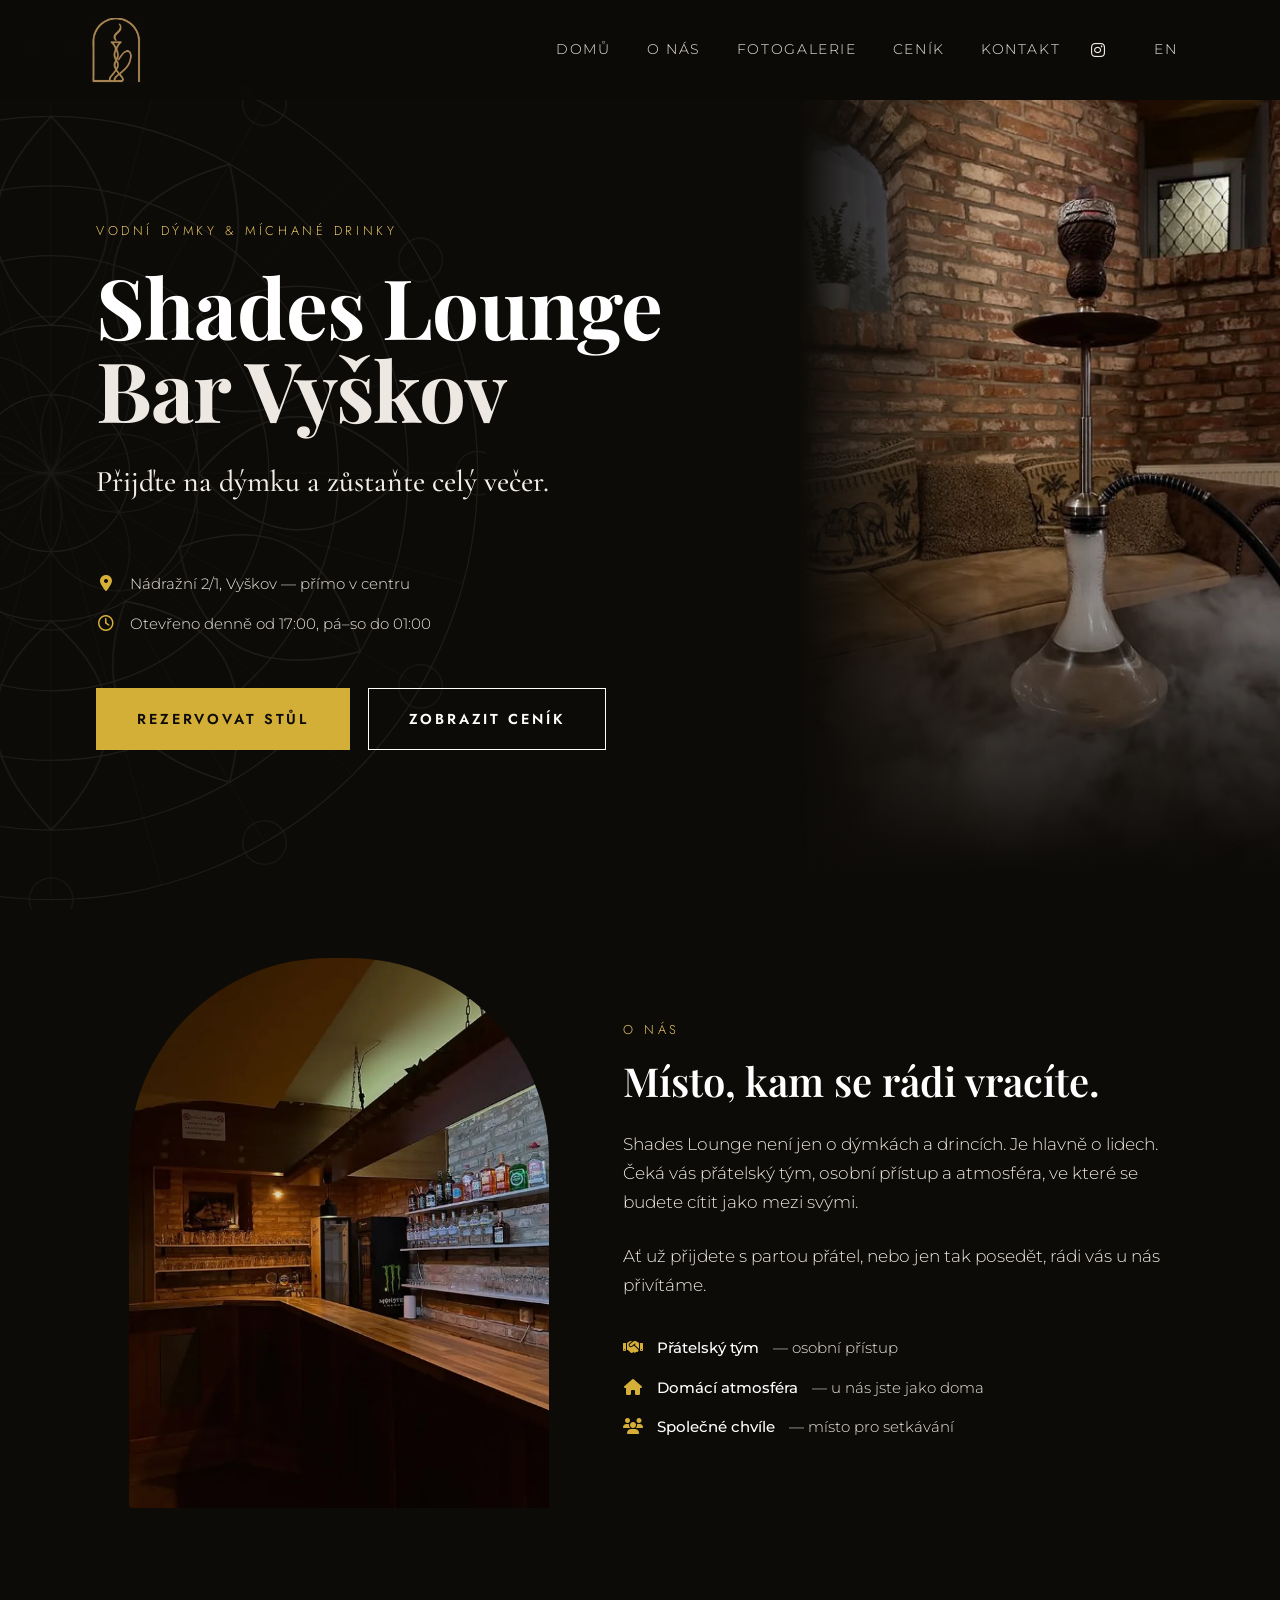
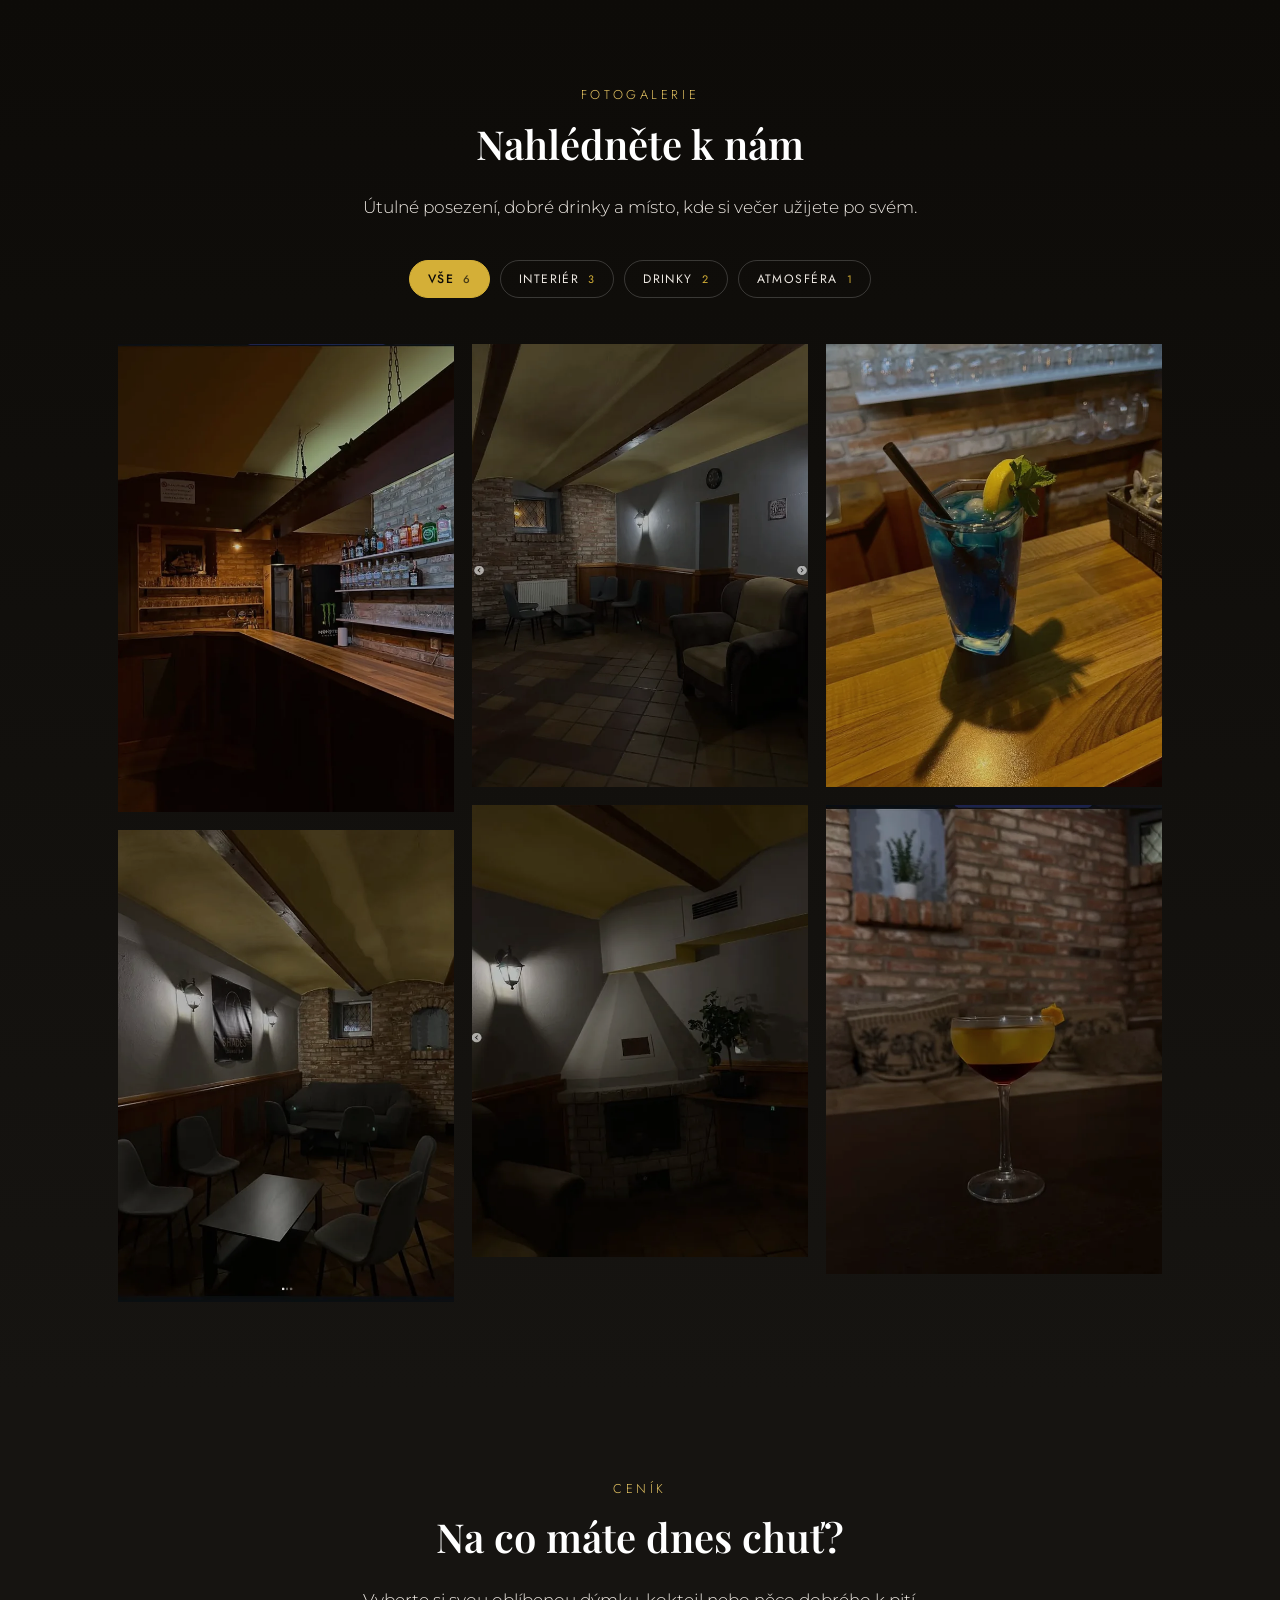
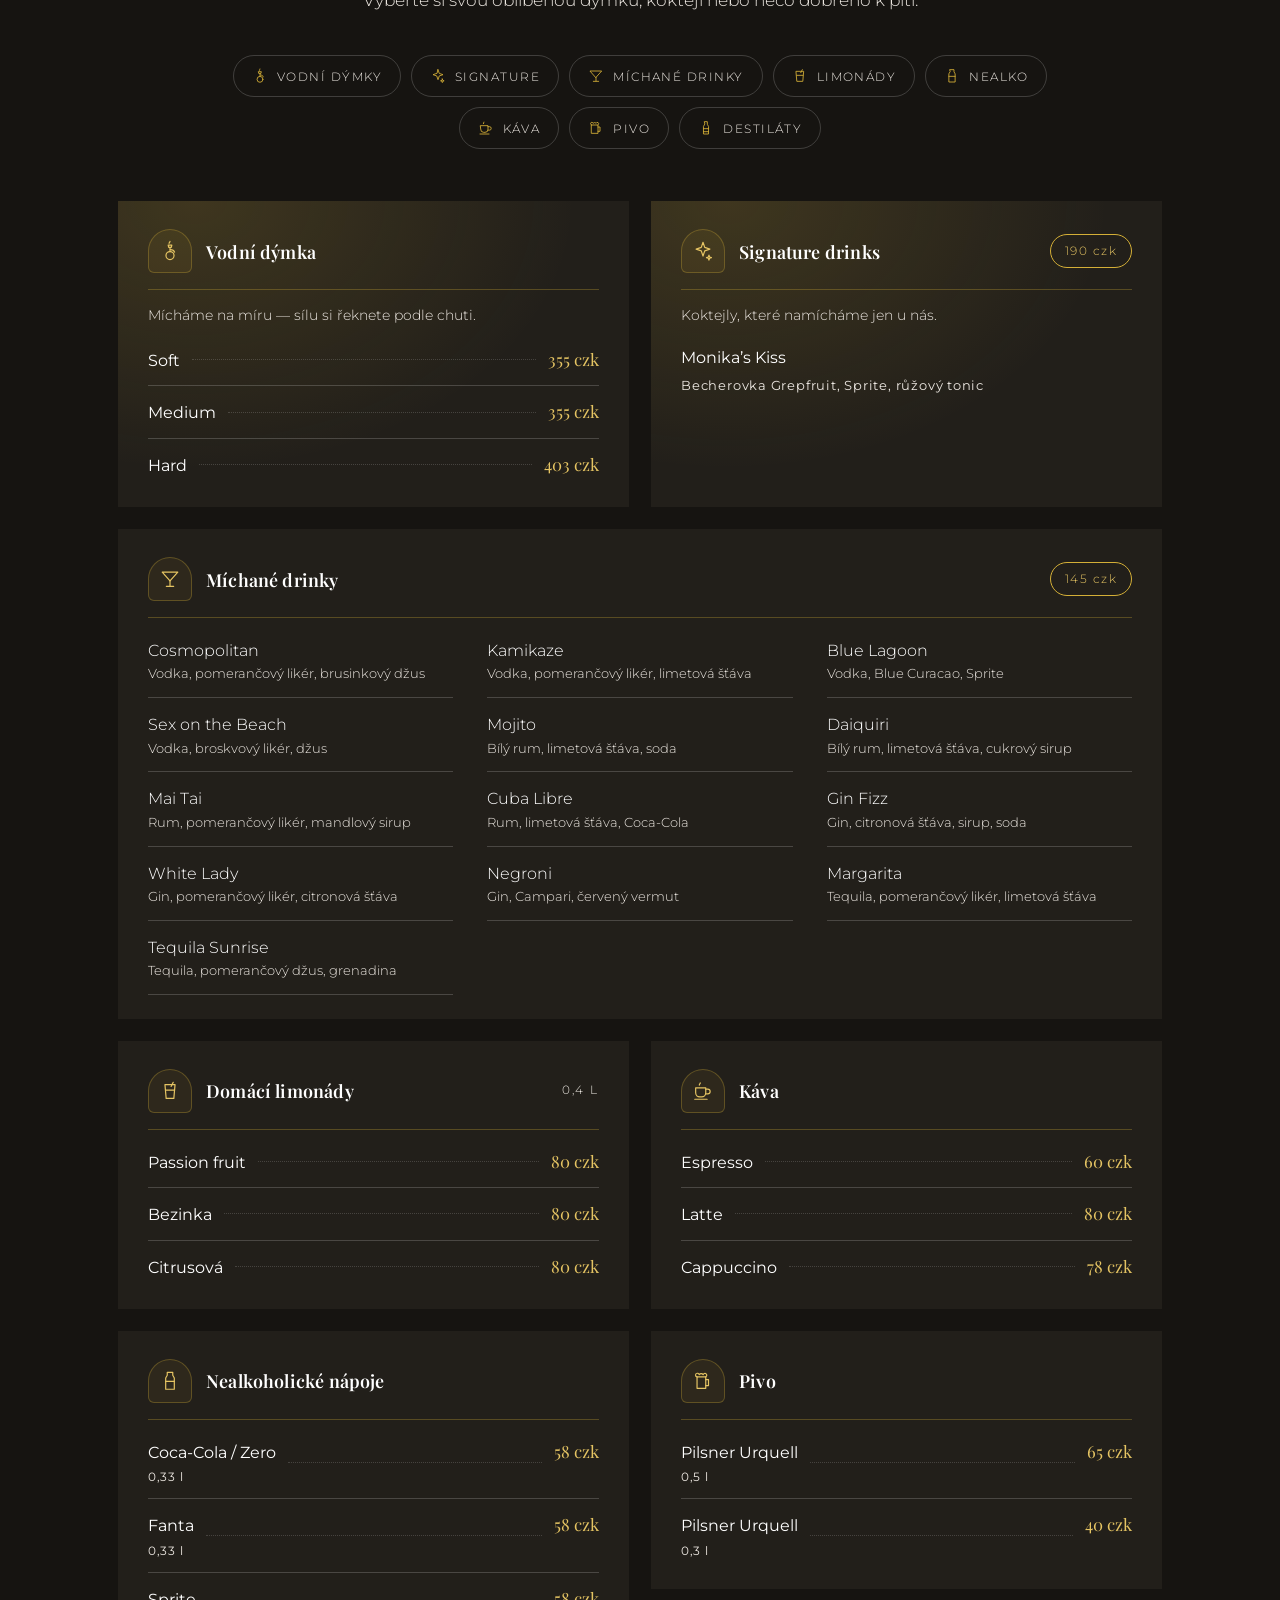
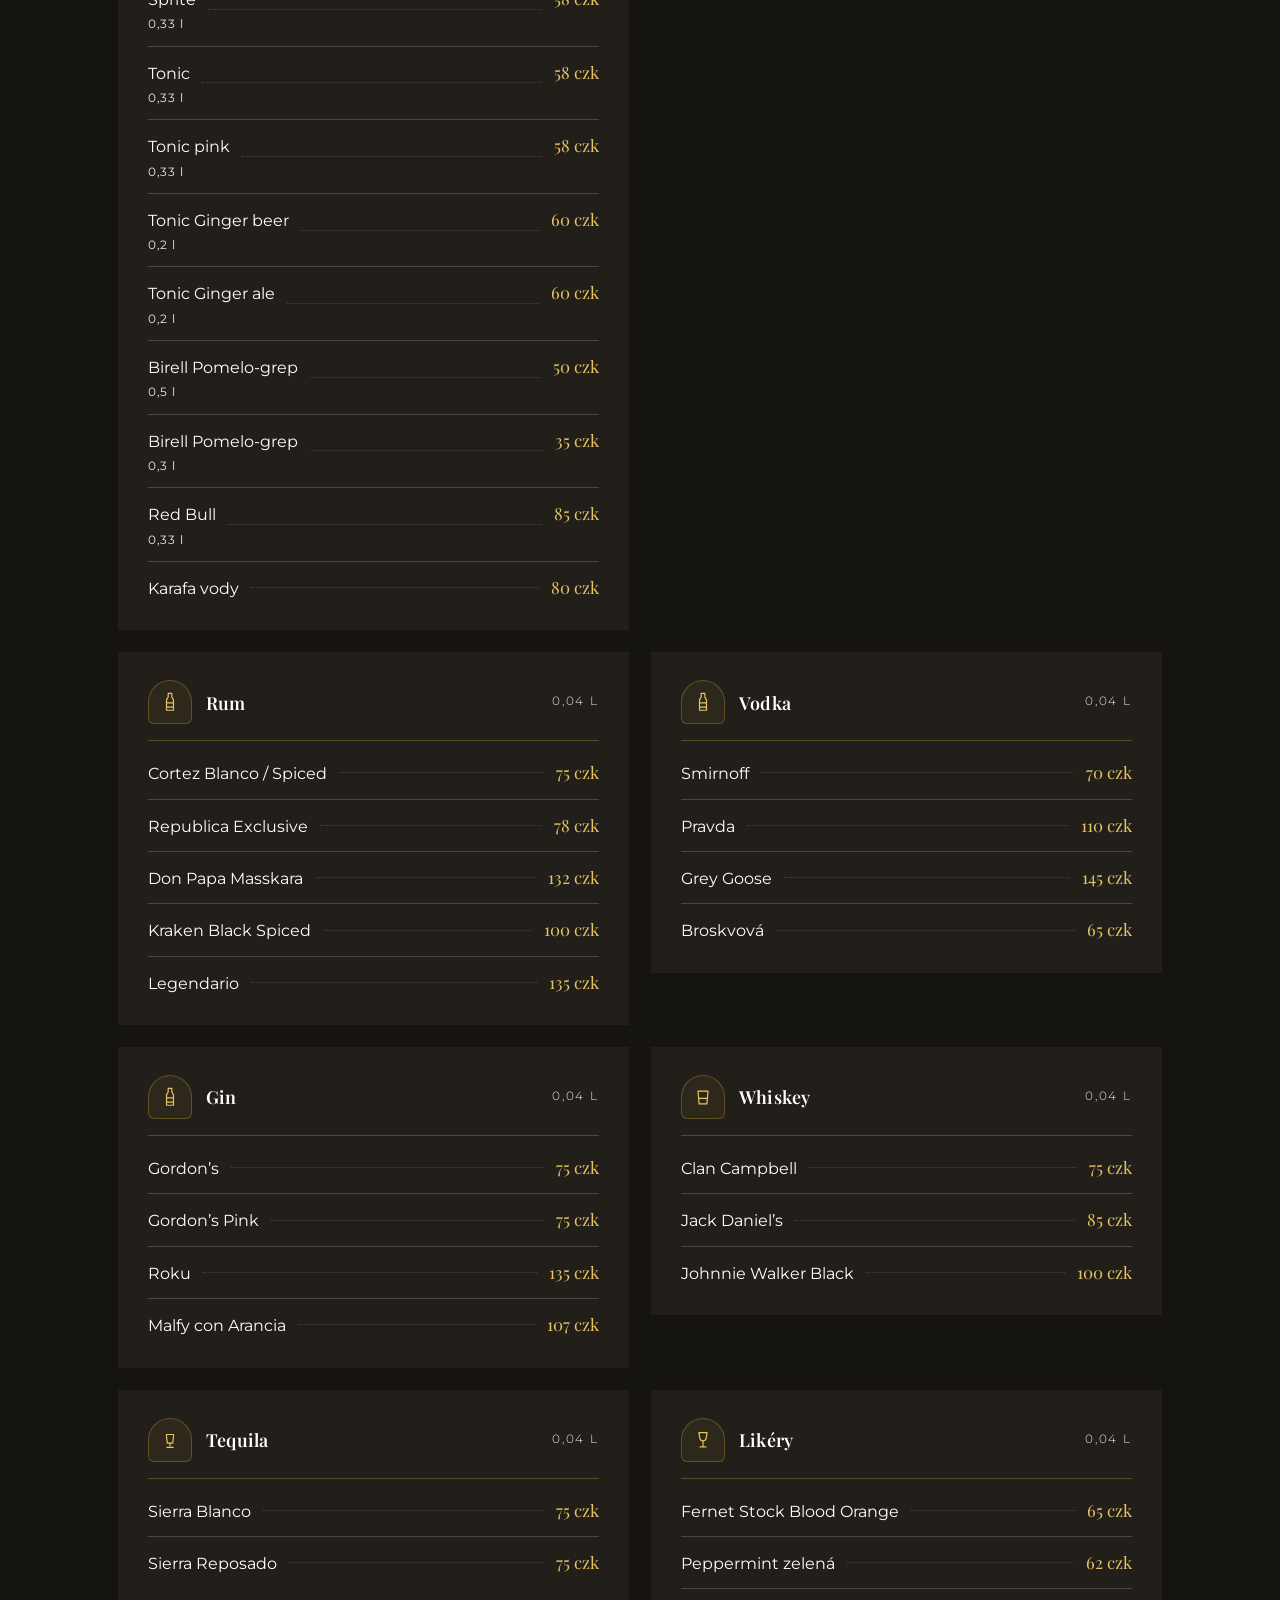
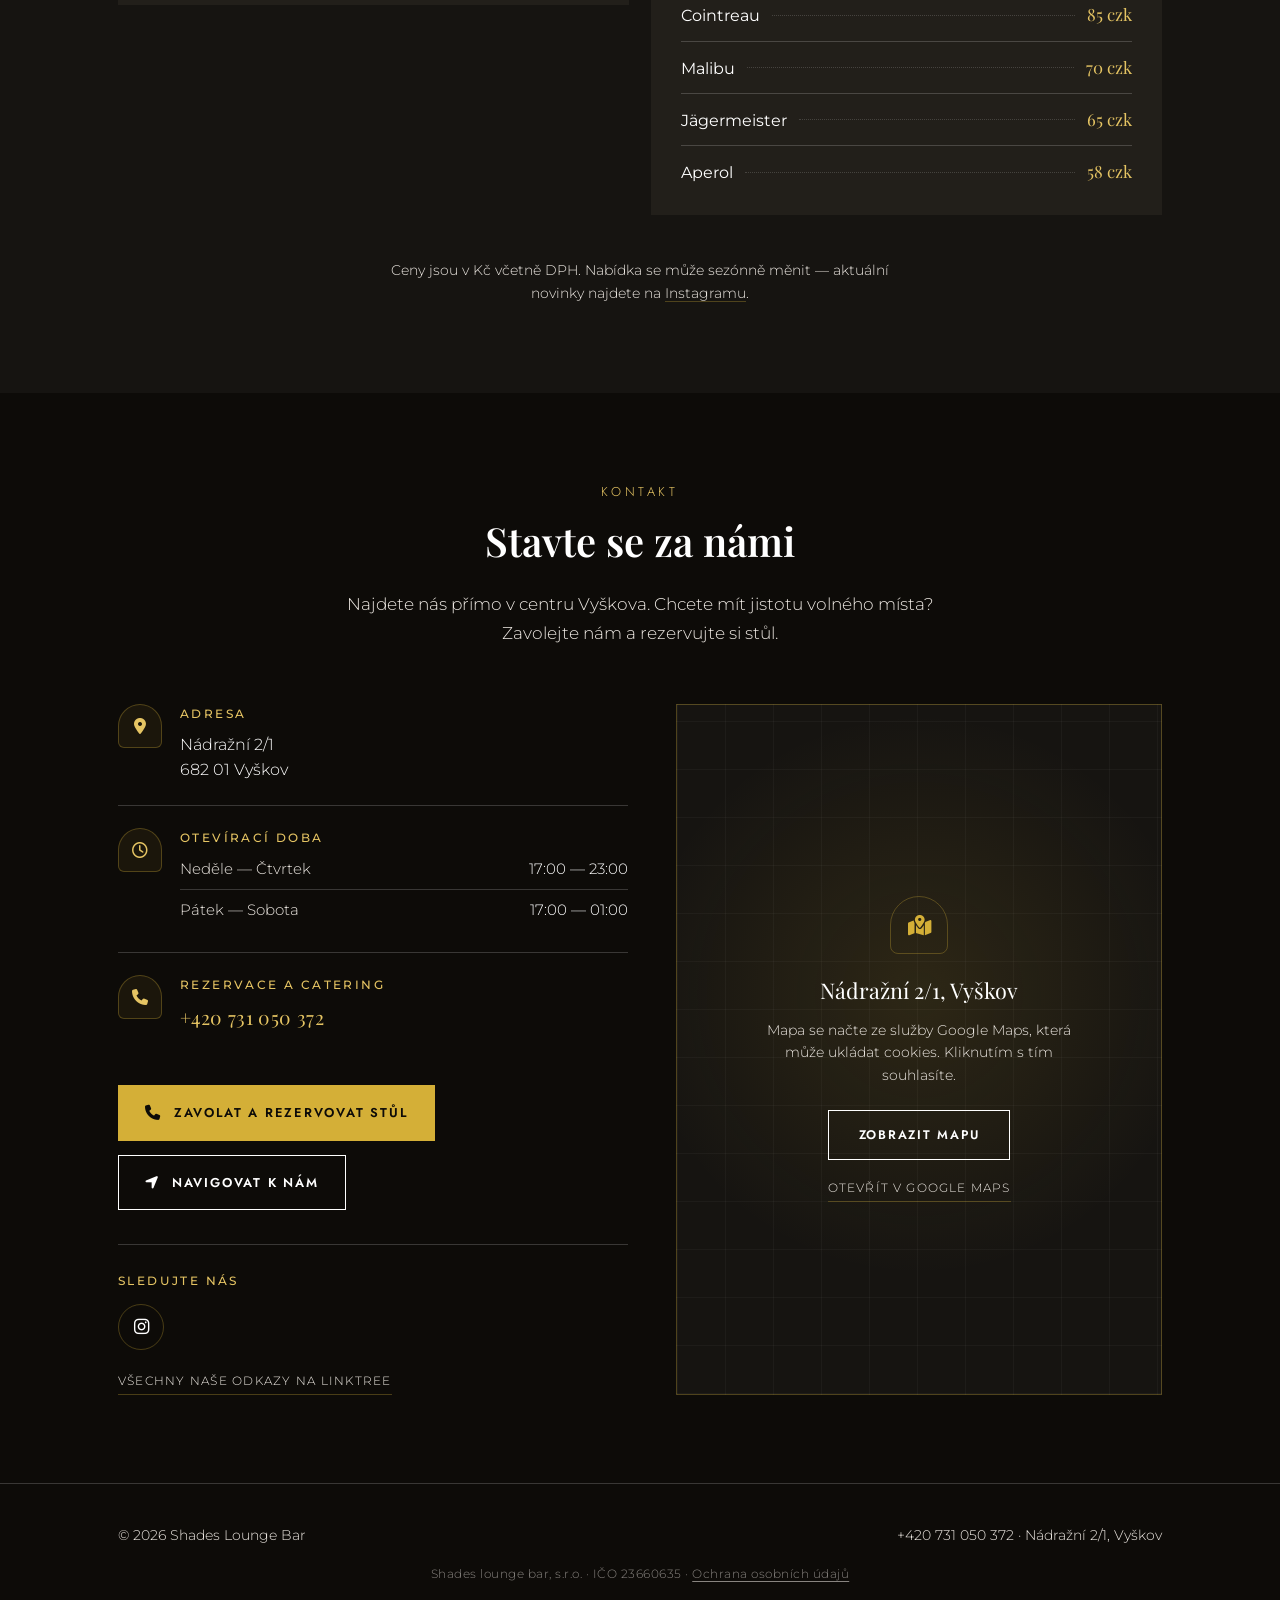
<file: index.html>
<!doctype html>


<html lang="cs">
<head>
<meta charset="utf-8"/>
<meta content="width=device-width, initial-scale=1.0" name="viewport"/>
<!-- Nezávazný návrh. Před spuštěním pro klienta tento blok odstranit,
     jinak se web nedostane do Googlu. -->
<meta content="noindex, nofollow" name="robots"/>
<title>Shades Lounge Bar — návrh webu | by simona</title>
<meta content="Shades Lounge Bar — vodní dýmky, míchané drinky a signature koktejly v centru Vyškova. Ceník, fotogalerie a kontakt. Nádražní 2/1, Vyškov." name="description"/>
<link href="style.css?v=20260928b" rel="stylesheet"/>
<link href="https://cdnjs.cloudflare.com/ajax/libs/font-awesome/6.7.2/css/all.min.css" rel="stylesheet"/>
<link href="index.html" hreflang="cs" rel="alternate"/><link href="index-en.html" hreflang="en" rel="alternate"/></head>
<body>
<header class="site-header">
<div class="container">
<a class="brand" href="#domov">
<img alt="Shades Lounge Bar" height="80px" src="logo.svg?v=20260928" width="auto"/>
</a>
<button aria-controls="nav-links" aria-expanded="false" aria-label="Otevřít menu" class="nav-toggle">
<i aria-hidden="true" class="fa-solid fa-bars-staggered"></i>
</button>
<button aria-controls="nav-links" aria-label="Zavřít menu" class="nav-close">
<i aria-hidden="true" class="fa-solid fa-xmark"></i>
</button>
<ul class="nav-links" id="nav-links">
<li><a href="#domov">Domů</a></li>
<li><a href="#o-nas">O nás</a></li>
<li><a href="#galerie">Fotogalerie</a></li>
<li><a href="#cennik">Ceník</a></li>
<li><a href="#kontakt">Kontakt</a></li>
<li class="nav-social">
<a aria-label="Instagram" class="social-icon" href="https://www.instagram.com/shadesloungebar/" rel="noopener noreferrer" target="_blank"><i aria-hidden="true" class="fa-brands fa-instagram"></i></a>
</li>
<li class="language-switch"><a href="index-en.html" hreflang="en" lang="en">EN</a></li></ul>
</div>
</header>
<main>
<section class="hero" id="domov">
<div class="hero-copy">
<svg aria-hidden="true" class="hero-mandala" fill="none" focusable="false" viewBox="0 0 600 600">
<defs>
<line id="hm-spoke" x1="300" x2="300" y1="6" y2="594"></line>
<path d="M300 54c52 54 52 100 0 144-52-44-52-90 0-144Z" id="hm-petal"></path>
<circle cx="300" cy="246" id="hm-seed" r="54"></circle>
<circle cx="300" cy="6" id="hm-bead" r="15"></circle>
</defs>
<g class="hm-rings">
<circle cx="300" cy="300" r="54"></circle>
<circle cx="300" cy="300" r="102"></circle>
<circle cx="300" cy="300" r="150"></circle>
<circle cx="300" cy="300" r="198"></circle>
<circle cx="300" cy="300" r="246"></circle>
<circle cx="300" cy="300" r="294"></circle>
</g>
<g class="hm-spokes">
<use href="#hm-spoke"></use>
<use href="#hm-spoke" transform="rotate(15 300 300)"></use>
<use href="#hm-spoke" transform="rotate(30 300 300)"></use>
<use href="#hm-spoke" transform="rotate(45 300 300)"></use>
<use href="#hm-spoke" transform="rotate(60 300 300)"></use>
<use href="#hm-spoke" transform="rotate(75 300 300)"></use>
<use href="#hm-spoke" transform="rotate(90 300 300)"></use>
<use href="#hm-spoke" transform="rotate(105 300 300)"></use>
<use href="#hm-spoke" transform="rotate(120 300 300)"></use>
<use href="#hm-spoke" transform="rotate(135 300 300)"></use>
<use href="#hm-spoke" transform="rotate(150 300 300)"></use>
<use href="#hm-spoke" transform="rotate(165 300 300)"></use>
</g>
<g class="hm-petals">
<use href="#hm-petal"></use>
<use href="#hm-petal" transform="rotate(30 300 300)"></use>
<use href="#hm-petal" transform="rotate(60 300 300)"></use>
<use href="#hm-petal" transform="rotate(90 300 300)"></use>
<use href="#hm-petal" transform="rotate(120 300 300)"></use>
<use href="#hm-petal" transform="rotate(150 300 300)"></use>
<use href="#hm-petal" transform="rotate(180 300 300)"></use>
<use href="#hm-petal" transform="rotate(210 300 300)"></use>
<use href="#hm-petal" transform="rotate(240 300 300)"></use>
<use href="#hm-petal" transform="rotate(270 300 300)"></use>
<use href="#hm-petal" transform="rotate(300 300 300)"></use>
<use href="#hm-petal" transform="rotate(330 300 300)"></use>
</g>
<g class="hm-seeds">
<use href="#hm-seed"></use>
<use href="#hm-seed" transform="rotate(60 300 300)"></use>
<use href="#hm-seed" transform="rotate(120 300 300)"></use>
<use href="#hm-seed" transform="rotate(180 300 300)"></use>
<use href="#hm-seed" transform="rotate(240 300 300)"></use>
<use href="#hm-seed" transform="rotate(300 300 300)"></use>
</g>
<g class="hm-beads">
<use href="#hm-bead"></use>
<use href="#hm-bead" transform="rotate(30 300 300)"></use>
<use href="#hm-bead" transform="rotate(60 300 300)"></use>
<use href="#hm-bead" transform="rotate(90 300 300)"></use>
<use href="#hm-bead" transform="rotate(120 300 300)"></use>
<use href="#hm-bead" transform="rotate(150 300 300)"></use>
<use href="#hm-bead" transform="rotate(180 300 300)"></use>
<use href="#hm-bead" transform="rotate(210 300 300)"></use>
<use href="#hm-bead" transform="rotate(240 300 300)"></use>
<use href="#hm-bead" transform="rotate(270 300 300)"></use>
<use href="#hm-bead" transform="rotate(300 300 300)"></use>
<use href="#hm-bead" transform="rotate(330 300 300)"></use>
</g>
</svg>
<span class="eyebrow">Vodní dýmky &amp; míchané drinky</span>
<h1>Shades Lounge <span class="hero-h1-soft">Bar Vyškov</span></h1>
<p class="hero-invite">Přijďte na dýmku a zůstaňte celý večer.</p>
<ul class="feature-list">
<li>
<i aria-hidden="true" class="fa-solid fa-location-dot"></i>
<span>Nádražní 2/1, Vyškov — přímo v centru</span>
</li>
<li>
<i aria-hidden="true" class="fa-regular fa-clock"></i>
<span>Otevřeno denně od 17:00, pá–so do 01:00</span>
</li>
</ul>
<div class="hero-actions">
<a class="btn btn-primary" href="#kontakt"> Rezervovat stůl </a><a class="btn btn-ghost" href="#cennik">Zobrazit ceník</a>
</div>
</div>
<div aria-label="Vodní dýmka na stolku v cihlovém interiéru Shades Lounge Baru ve Vyškově" class="hero-photo" role="img"></div>
</section>
<section id="o-nas">
<div class="container">
<div class="about-grid">
<div class="about-art arch arch-fill">
<img alt="Barový pult v Shades Lounge Baru ve Vyškově" decoding="async" height="850" loading="lazy" src="galerie/bar.webp" width="630"/>
</div>
<div class="about-copy">
<span class="eyebrow">O nás</span>
<h2>Místo, kam se rádi vracíte.</h2>
<div class="section-head-aligned">
<p>
                  Shades Lounge není jen o dýmkách a drincích. Je hlavně o
                  lidech. Čeká vás přátelský tým, osobní přístup a atmosféra, ve
                  které se budete cítit jako mezi svými.
                </p>
<p>
                  Ať už přijdete s partou přátel, nebo jen tak posedět, rádi vás
                  u nás přivítáme.
                </p>
</div>
<ul class="feature-list">
<li>
<i aria-hidden="true" class="fa-solid fa-handshake"></i>
<strong>Přátelský tým</strong> — osobní přístup
                </li>
<li>
<i aria-hidden="true" class="fa-solid fa-house"></i>
<strong>Domácí atmosféra</strong> — u nás jste jako doma
                </li>
<li>
<i aria-hidden="true" class="fa-solid fa-users"></i>
<strong>Společné chvíle</strong> — místo pro setkávání
                </li>
</ul>
</div>
</div>
</div>
</section>
<section class="gallery-section" id="galerie">
<div class="container">
<div class="section-head">
<span class="eyebrow">Fotogalerie</span>
<h2>Nahlédněte k nám</h2>
<p>
              Útulné posezení, dobré drinky a místo, kde si večer užijete po
              svém.
            </p>
</div>
<div aria-label="Filtr fotogalerie" class="gallery-filter" role="group">
<button aria-pressed="true" class="gallery-chip is-active" data-filter="vse" type="button">
              Vše<span class="chip-count">6</span>
</button>
<button aria-pressed="false" class="gallery-chip" data-filter="interier" type="button">
              Interiér<span class="chip-count">3</span>
</button>
<button aria-pressed="false" class="gallery-chip" data-filter="drinky" type="button">
              Drinky<span class="chip-count">2</span>
</button>
<button aria-pressed="false" class="gallery-chip" data-filter="atmosfera" type="button">
              Atmosféra<span class="chip-count">1</span>
</button>
</div>
<ul class="gallery-grid" id="gallery-grid">
<li class="gallery-item" data-cat="interier">
<a class="gallery-link" href="galerie/bar.webp">
<figure>
<img alt="Barový pult v Shades Lounge Baru ve Vyškově" decoding="async" height="861" loading="lazy" src="galerie/bar.webp" width="618"/>
<figcaption>
<span class="gallery-cap-title">Barový pult</span><span class="gallery-cap-cat">Interiér</span>
</figcaption>
</figure>
</a>
</li>
<li class="gallery-item" data-cat="interier">
<a class="gallery-link" href="galerie/interier-lounge.webp">
<figure>
<img alt="Posezení v cihlovém interiéru" decoding="async" height="884" loading="lazy" src="galerie/interier-lounge.webp" width="630"/>
<figcaption>
<span class="gallery-cap-title">Lounge sezení</span><span class="gallery-cap-cat">Interiér</span>
</figcaption>
</figure>
</a>
</li>
<li class="gallery-item" data-cat="interier">
<a class="gallery-link" href="galerie/interier-posezeni.webp">
<figure>
<img alt="Stolky a pohovka" decoding="async" height="851" loading="lazy" src="galerie/interier-posezeni.webp" width="646"/>
<figcaption>
<span class="gallery-cap-title">Posezení</span><span class="gallery-cap-cat">Interiér</span>
</figcaption>
</figure>
</a>
</li>
<li class="gallery-item" data-cat="atmosfera">
<a class="gallery-link" href="galerie/interier-krb.webp">
<figure>
<img alt="Krb a útulné zákoutí" decoding="async" height="847" loading="lazy" src="galerie/interier-krb.webp" width="629"/>
<figcaption>
<span class="gallery-cap-title">Útulný interiér</span><span class="gallery-cap-cat">Atmosféra</span>
</figcaption>
</figure>
</a>
</li>
<li class="gallery-item" data-cat="drinky">
<a class="gallery-link" href="galerie/drink-modry.webp">
<figure>
<img alt="Modrý míchaný drink s citronem a mátou" decoding="async" height="852" loading="lazy" src="galerie/drink-modry.webp" width="646"/>
<figcaption>
<span class="gallery-cap-title">Modrý koktejl</span><span class="gallery-cap-cat">Drinky</span>
</figcaption>
</figure>
</a>
</li>
<li class="gallery-item" data-cat="drinky">
<a class="gallery-link" href="galerie/koktejl.webp">
<figure>
<img alt="Koktejl" decoding="async" height="880" loading="lazy" src="galerie/koktejl.webp" width="631"/>
<figcaption>
<span class="gallery-cap-title">Koktejl</span><span class="gallery-cap-cat">Drinky</span>
</figcaption>
</figure>
</a>
</li>
</ul>
<p class="gallery-empty" hidden="" id="gallery-empty">
            V této kategorii zatím nic není.
          </p>
</div>
</section>
<section class="section-alt" id="cennik">
<!-- Icon sprite — jednoduché linkové ikony v barvě zlata -->
<svg aria-hidden="true" class="icon-sprite" focusable="false">
<symbol id="i-hookah" viewbox="0 0 24 24">
<path d="M12 1.5c0 1-1 1.3-1 2.1"></path>
<path d="M10 5.5h4l-.6 2.6h-2.8Z"></path>
<path d="M12 8.1v4.2"></path>
<path d="M12.4 10.4c2.4 0 4.1 1.1 4.6 2.8"></path>
<circle cx="12" cy="17" r="4.4"></circle>
</symbol>
<symbol id="i-sparkle" viewbox="0 0 24 24">
<path d="M12 2.5l1.9 5.6 5.6 1.9-5.6 1.9L12 17.5l-1.9-5.6L4.5 10l5.6-1.9Z"></path>
<path d="M18.5 16.5l.7 2 2 .7-2 .7-.7 2-.7-2-2-.7 2-.7Z"></path>
</symbol>
<symbol id="i-cocktail" viewbox="0 0 24 24">
<path d="M3.5 4.5h17l-8.5 9.5Z"></path>
<path d="M12 14v5.5"></path>
<path d="M8 20h8"></path>
</symbol>
<symbol id="i-lemonade" viewbox="0 0 24 24">
<path d="M6.5 5h11l-1.3 15H7.8Z"></path>
<path d="M15.5 2.5 13.2 7"></path>
<path d="M7.2 11h9.1"></path>
</symbol>
<symbol id="i-soda" viewbox="0 0 24 24">
<path d="M9 2.5h6v3.2l1.7 3.1V21H7.3V8.8L9 5.7Z"></path>
<path d="M7.3 12.5h9.4"></path>
</symbol>
<symbol id="i-coffee" viewbox="0 0 24 24">
<path d="M4 8.5h11v5.5a4.5 4.5 0 0 1-4.5 4.5h-2A4.5 4.5 0 0 1 4 14Z"></path>
<path d="M15 10h2.2a2.6 2.6 0 0 1 0 5.2H15"></path>
<path d="M3 21h13.5"></path>
<path d="M8 5.5c0-1 1-1.3 1-2.3"></path>
</symbol>
<symbol id="i-beer" viewbox="0 0 24 24">
<path d="M5.5 7.5h9.5V20H5.5Z"></path>
<path d="M15 10.5h3v6.5h-3"></path>
<path d="M5.5 7.5a2 2 0 1 1 2.3-2.4 2.6 2.6 0 0 1 4.4 0A2 2 0 1 1 15 7.5"></path>
</symbol>
<symbol id="i-bottle" viewbox="0 0 24 24">
<path d="M10 2.5h4v4l1.8 3.2V21H8.2V9.7L10 6.5Z"></path>
<path d="M8.2 13h7.6"></path>
<path d="M8.2 17.5h7.6"></path>
</symbol>
<symbol id="i-tumbler" viewbox="0 0 24 24">
<path d="M6.5 5.5h11l-1.2 14H7.7Z"></path>
<path d="M7.4 13.5h9.2"></path>
</symbol>
<symbol id="i-shot" viewbox="0 0 24 24">
<path d="M8 6h8l-1 9.5H9Z"></path>
<path d="M12 15.5v3"></path>
<path d="M8.5 20h7"></path>
</symbol>
<symbol id="i-liqueur" viewbox="0 0 24 24">
<path d="M7.5 4h9l-1.1 6.2a3.5 3.5 0 0 1-6.8 0Z"></path>
<path d="M12 13.5V19"></path>
<path d="M8.8 19.5h6.4"></path>
</symbol>
</svg>
<div class="container">
<div class="section-head">
<span class="eyebrow">Ceník</span>
<h2>Na co máte dnes chuť?</h2>
<p>
              Vyberte si svou oblíbenou dýmku, koktejl nebo něco dobrého k pití.
            </p>
</div>
<nav aria-label="Kategorie ceníku" class="menu-quicknav">
<a href="#m-dymky"><svg class="menu-icon"><use href="#i-hookah"></use></svg>Vodní
              dýmky</a>
<a href="#m-signature"><svg class="menu-icon"><use href="#i-sparkle"></use></svg>Signature</a>
<a href="#m-drinky"><svg class="menu-icon"><use href="#i-cocktail"></use></svg>Míchané drinky</a>
<a href="#m-limonady"><svg class="menu-icon"><use href="#i-lemonade"></use></svg>Limonády</a>
<a href="#m-nealko"><svg class="menu-icon"><use href="#i-soda"></use></svg>Nealko</a>
<a href="#m-kava"><svg class="menu-icon"><use href="#i-coffee"></use></svg>Káva</a>
<a href="#m-pivo"><svg class="menu-icon"><use href="#i-beer"></use></svg>Pivo</a>
<a href="#m-rum"><svg class="menu-icon"><use href="#i-bottle"></use></svg>Destiláty</a>
</nav>
<div class="menu-highlights">
<article class="menu-highlight" id="m-dymky">
<div class="menu-card-head">
<span class="menu-icon-badge"><svg class="menu-icon"><use href="#i-hookah"></use></svg></span>
<h3>Vodní dýmka</h3>
</div>
<p class="menu-highlight-note">
                Mícháme na míru — sílu si řeknete podle chuti.
              </p>
<ul class="menu-list">
<li>
<span class="item">Soft</span><span class="leader"></span><span class="price">355 czk</span>
</li>
<li>
<span class="item">Medium</span><span class="leader"></span><span class="price">355 czk</span>
</li>
<li>
<span class="item">Hard</span><span class="leader"></span><span class="price">403 czk</span>
</li>
</ul>
</article>
<article class="menu-highlight" id="m-signature">
<div class="menu-card-head">
<span class="menu-icon-badge"><svg class="menu-icon"><use href="#i-sparkle"></use></svg></span>
<h3>Signature drinks</h3>
<span class="menu-tag">190 czk</span>
</div>
<p class="menu-highlight-note">
                Koktejly, které namícháme jen u nás.
              </p>
<ul class="menu-list menu-list-desc">
<li>
<span class="item">Monika’s Kiss<em>Becherovka Grepfruit, Sprite, růžový tonic</em></span>
</li>
</ul>
</article>
</div>
<div class="menu-grid">
<article class="menu-card menu-card-wide" id="m-drinky">
<div class="menu-card-head">
<span class="menu-icon-badge"><svg class="menu-icon"><use href="#i-cocktail"></use></svg></span>
<h3>Míchané drinky</h3>
<span class="menu-tag">145 czk</span>
</div>
<div class="cocktail-grid">
<div>
<span class="cocktail-name">Cosmopolitan</span><span class="cocktail-desc">Vodka, pomerančový likér, brusinkový džus</span>
</div>
<div>
<span class="cocktail-name">Kamikaze</span><span class="cocktail-desc">Vodka, pomerančový likér, limetová šťáva</span>
</div>
<div>
<span class="cocktail-name">Blue Lagoon</span><span class="cocktail-desc">Vodka, Blue Curacao, Sprite</span>
</div>
<div>
<span class="cocktail-name">Sex on the Beach</span><span class="cocktail-desc">Vodka, broskvový likér, džus</span>
</div>
<div>
<span class="cocktail-name">Mojito</span><span class="cocktail-desc">Bílý rum, limetová šťáva, soda</span>
</div>
<div>
<span class="cocktail-name">Daiquiri</span><span class="cocktail-desc">Bílý rum, limetová šťáva, cukrový sirup</span>
</div>
<div>
<span class="cocktail-name">Mai Tai</span><span class="cocktail-desc">Rum, pomerančový likér, mandlový sirup</span>
</div>
<div>
<span class="cocktail-name">Cuba Libre</span><span class="cocktail-desc">Rum, limetová šťáva, Coca-Cola</span>
</div>
<div>
<span class="cocktail-name">Gin Fizz</span><span class="cocktail-desc">Gin, citronová šťáva, sirup, soda</span>
</div>
<div>
<span class="cocktail-name">White Lady</span><span class="cocktail-desc">Gin, pomerančový likér, citronová šťáva</span>
</div>
<div>
<span class="cocktail-name">Negroni</span><span class="cocktail-desc">Gin, Campari, červený vermut</span>
</div>
<div>
<span class="cocktail-name">Margarita</span><span class="cocktail-desc">Tequila, pomerančový likér, limetová šťáva</span>
</div>
<div>
<span class="cocktail-name">Tequila Sunrise</span><span class="cocktail-desc">Tequila, pomerančový džus, grenadina</span>
</div>
</div>
</article>
<article class="menu-card" id="m-limonady">
<div class="menu-card-head">
<span class="menu-icon-badge"><svg class="menu-icon"><use href="#i-lemonade"></use></svg></span>
<h3>Domácí limonády</h3>
<span class="menu-unit">0,4 l</span>
</div>
<ul class="menu-list">
<li>
<span class="item">Passion fruit</span><span class="leader"></span><span class="price">80 czk</span>
</li>
<li>
<span class="item">Bezinka</span><span class="leader"></span><span class="price">80 czk</span>
</li>
<li>
<span class="item">Citrusová</span><span class="leader"></span><span class="price">80 czk</span>
</li>
</ul>
</article>
<article class="menu-card" id="m-kava">
<div class="menu-card-head">
<span class="menu-icon-badge"><svg class="menu-icon"><use href="#i-coffee"></use></svg></span>
<h3>Káva</h3>
</div>
<ul class="menu-list">
<li>
<span class="item">Espresso</span><span class="leader"></span><span class="price">60 czk</span>
</li>
<li>
<span class="item">Latte</span><span class="leader"></span><span class="price">80 czk</span>
</li>
<li>
<span class="item">Cappuccino</span><span class="leader"></span><span class="price">78 czk</span>
</li>
</ul>
</article>
<article class="menu-card" id="m-nealko">
<div class="menu-card-head">
<span class="menu-icon-badge"><svg class="menu-icon"><use href="#i-soda"></use></svg></span>
<h3>Nealkoholické nápoje</h3>
</div>
<ul class="menu-list">
<li>
<span class="item">Coca-Cola / Zero<em>0,33 l</em></span><span class="leader"></span><span class="price">58 czk</span>
</li>
<li>
<span class="item">Fanta<em>0,33 l</em></span><span class="leader"></span><span class="price">58 czk</span>
</li>
<li>
<span class="item">Sprite<em>0,33 l</em></span><span class="leader"></span><span class="price">58 czk</span>
</li>
<li>
<span class="item">Tonic<em>0,33 l</em></span><span class="leader"></span><span class="price">58 czk</span>
</li>
<li>
<span class="item">Tonic pink<em>0,33 l</em></span><span class="leader"></span><span class="price">58 czk</span>
</li>
<li>
<span class="item">Tonic Ginger beer<em>0,2 l</em></span><span class="leader"></span><span class="price">60 czk</span>
</li>
<li>
<span class="item">Tonic Ginger ale<em>0,2 l</em></span><span class="leader"></span><span class="price">60 czk</span>
</li>
<li>
<span class="item">Birell Pomelo-grep<em>0,5 l</em></span><span class="leader"></span><span class="price">50 czk</span>
</li>
<li>
<span class="item">Birell Pomelo-grep<em>0,3 l</em></span><span class="leader"></span><span class="price">35 czk</span>
</li>
<li>
<span class="item">Red Bull<em>0,33 l</em></span><span class="leader"></span><span class="price">85 czk</span>
</li>
<li>
<span class="item">Karafa vody</span><span class="leader"></span><span class="price">80 czk</span>
</li>
</ul>
</article>
<article class="menu-card" id="m-pivo">
<div class="menu-card-head">
<span class="menu-icon-badge"><svg class="menu-icon"><use href="#i-beer"></use></svg></span>
<h3>Pivo</h3>
</div>
<ul class="menu-list">
<li>
<span class="item">Pilsner Urquell<em>0,5 l</em></span><span class="leader"></span><span class="price">65 czk</span>
</li>
<li>
<span class="item">Pilsner Urquell<em>0,3 l</em></span><span class="leader"></span><span class="price">40 czk</span>
</li>
</ul>
</article>
<article class="menu-card" id="m-rum">
<div class="menu-card-head">
<span class="menu-icon-badge"><svg class="menu-icon"><use href="#i-bottle"></use></svg></span>
<h3>Rum</h3>
<span class="menu-unit">0,04 l</span>
</div>
<ul class="menu-list">
<li>
<span class="item">Cortez Blanco / Spiced</span><span class="leader"></span><span class="price">75 czk</span>
</li>
<li>
<span class="item">Republica Exclusive</span><span class="leader"></span><span class="price">78 czk</span>
</li>
<li>
<span class="item">Don Papa Masskara</span><span class="leader"></span><span class="price">132 czk</span>
</li>
<li>
<span class="item">Kraken Black Spiced</span><span class="leader"></span><span class="price">100 czk</span>
</li>
<li>
<span class="item">Legendario</span><span class="leader"></span><span class="price">135 czk</span>
</li>
</ul>
</article>
<article class="menu-card" id="m-vodka">
<div class="menu-card-head">
<span class="menu-icon-badge"><svg class="menu-icon"><use href="#i-bottle"></use></svg></span>
<h3>Vodka</h3>
<span class="menu-unit">0,04 l</span>
</div>
<ul class="menu-list">
<li>
<span class="item">Smirnoff</span><span class="leader"></span><span class="price">70 czk</span>
</li>
<li>
<span class="item">Pravda</span><span class="leader"></span><span class="price">110 czk</span>
</li>
<li>
<span class="item">Grey Goose</span><span class="leader"></span><span class="price">145 czk</span>
</li>
<li>
<span class="item">Broskvová</span><span class="leader"></span><span class="price">65 czk</span>
</li>
</ul>
</article>
<article class="menu-card" id="m-gin">
<div class="menu-card-head">
<span class="menu-icon-badge"><svg class="menu-icon"><use href="#i-bottle"></use></svg></span>
<h3>Gin</h3>
<span class="menu-unit">0,04 l</span>
</div>
<ul class="menu-list">
<li>
<span class="item">Gordon’s</span><span class="leader"></span><span class="price">75 czk</span>
</li>
<li>
<span class="item">Gordon’s Pink</span><span class="leader"></span><span class="price">75 czk</span>
</li>
<li>
<span class="item">Roku</span><span class="leader"></span><span class="price">135 czk</span>
</li>
<li>
<span class="item">Malfy con Arancia</span><span class="leader"></span><span class="price">107 czk</span>
</li>
</ul>
</article>
<article class="menu-card" id="m-whiskey">
<div class="menu-card-head">
<span class="menu-icon-badge"><svg class="menu-icon"><use href="#i-tumbler"></use></svg></span>
<h3>Whiskey</h3>
<span class="menu-unit">0,04 l</span>
</div>
<ul class="menu-list">
<li>
<span class="item">Clan Campbell</span><span class="leader"></span><span class="price">75 czk</span>
</li>
<li>
<span class="item">Jack Daniel’s</span><span class="leader"></span><span class="price">85 czk</span>
</li>
<li>
<span class="item">Johnnie Walker Black</span><span class="leader"></span><span class="price">100 czk</span>
</li>
</ul>
</article>
<article class="menu-card" id="m-tequila">
<div class="menu-card-head">
<span class="menu-icon-badge"><svg class="menu-icon"><use href="#i-shot"></use></svg></span>
<h3>Tequila</h3>
<span class="menu-unit">0,04 l</span>
</div>
<ul class="menu-list">
<li>
<span class="item">Sierra Blanco</span><span class="leader"></span><span class="price">75 czk</span>
</li>
<li>
<span class="item">Sierra Reposado</span><span class="leader"></span><span class="price">75 czk</span>
</li>
</ul>
</article>
<article class="menu-card" id="m-likery">
<div class="menu-card-head">
<span class="menu-icon-badge"><svg class="menu-icon"><use href="#i-liqueur"></use></svg></span>
<h3>Likéry</h3>
<span class="menu-unit">0,04 l</span>
</div>
<ul class="menu-list">
<li>
<span class="item">Fernet Stock Blood Orange</span><span class="leader"></span><span class="price">65 czk</span>
</li>
<li>
<span class="item">Peppermint zelená</span><span class="leader"></span><span class="price">62 czk</span>
</li>
<li>
<span class="item">Cointreau</span><span class="leader"></span><span class="price">85 czk</span>
</li>
<li>
<span class="item">Malibu</span><span class="leader"></span><span class="price">70 czk</span>
</li>
<li>
<span class="item">Jägermeister</span><span class="leader"></span><span class="price">65 czk</span>
</li>
<li>
<span class="item">Aperol</span><span class="leader"></span><span class="price">58 czk</span>
</li>
</ul>
</article>
</div>
<p class="menu-note">
            Ceny jsou v Kč včetně DPH. Nabídka se může sezónně měnit — aktuální
            novinky najdete na
            <a href="https://www.instagram.com/shadesloungebar/" rel="noopener" target="_blank">Instagramu</a>.
          </p>
</div>
</section>
<section id="kontakt">
<div class="container">
<div class="section-head">
<span class="eyebrow">Kontakt</span>
<h2>Stavte se za námi</h2>
<p>
              Najdete nás přímo v centru Vyškova. Chcete mít jistotu volného
              místa? Zavolejte nám a rezervujte si stůl.
            </p>
</div>
<div class="contact-grid">
<div class="contact-card">
<ul class="contact-details">
<li>
<span class="contact-ico"><i aria-hidden="true" class="fa-solid fa-location-dot"></i></span>
<div class="contact-body">
<h3>Adresa</h3>
<p class="contact-value">Nádražní 2/1<br/>682 01 Vyškov</p>
</div>
</li>
<li>
<span class="contact-ico"><i aria-hidden="true" class="fa-regular fa-clock"></i></span>
<div class="contact-body">
<h3>Otevírací doba</h3>
<ul class="hours-list">
<li>
<span class="hours-days">Neděle — Čtvrtek</span><span class="hours-time">17:00 — 23:00</span>
</li>
<li>
<span class="hours-days">Pátek — Sobota</span><span class="hours-time">17:00 — 01:00</span>
</li>
</ul>
</div>
</li>
<li>
<span class="contact-ico"><i aria-hidden="true" class="fa-solid fa-phone"></i></span>
<div class="contact-body">
<h3>Rezervace a catering</h3>
<p class="contact-value contact-phone">
<a href="tel:+420731050372">+420 731 050 372</a>
</p>
</div>
</li>
</ul>
<div class="contact-actions">
<a class="btn btn-primary" href="tel:+420731050372">
<i aria-hidden="true" class="fa-solid fa-phone"></i>
<span>Zavolat a rezervovat stůl</span>
</a>
<a class="btn btn-ghost" href="https://www.google.com/maps/dir/?api=1&amp;destination=N%C3%A1dra%C5%BEn%C3%AD+2%2F1%2C+682+01+Vy%C5%A1kov" rel="noopener noreferrer" target="_blank">
<i aria-hidden="true" class="fa-solid fa-location-arrow"></i>
<span>Navigovat k nám</span>
</a>
</div>
<div class="contact-social">
<h3>Sledujte nás</h3>
<div class="social-icons">
<a aria-label="Instagram" class="social-icon" href="https://www.instagram.com/shadesloungebar/" rel="noopener noreferrer" target="_blank"><i aria-hidden="true" class="fa-brands fa-instagram"></i></a>
</div>
<a class="contact-linktree" href="https://linktr.ee/Shadesloungebar" rel="noopener noreferrer" target="_blank">Všechny naše odkazy na Linktree</a>
</div>
</div>
<!-- Google Maps ukládá cookies, proto se iframe načte až po kliknutí (souhlasu) -->
<div class="map-frame map-consent" data-map-src="https://www.google.com/maps?q=N%C3%A1dra%C5%BEn%C3%AD%202%2F1%2C%20682%2001%20Vy%C5%A1kov&amp;output=embed" data-map-title="Mapa — Shades Lounge Bar, Nádražní 2/1, Vyškov">
<div class="map-consent-inner">
<span class="map-consent-ico"><i aria-hidden="true" class="fa-solid fa-map-location-dot"></i></span>
<p class="map-consent-title">Nádražní 2/1, Vyškov</p>
<p class="map-consent-text">Mapa se načte ze služby Google Maps, která může ukládat cookies. Kliknutím s tím souhlasíte.</p>
<button class="btn btn-ghost map-consent-btn" type="button">Zobrazit mapu</button>
<a class="map-consent-link" href="https://www.google.com/maps/search/?api=1&amp;query=N%C3%A1dra%C5%BEn%C3%AD+2%2F1%2C+682+01+Vy%C5%A1kov" rel="noopener noreferrer" target="_blank">Otevřít v Google Maps</a>
</div>
</div>
</div>
</div>
</section>
</main>
<footer class="site-footer">
<div class="container">
<span>© <span id="year"></span> Shades Lounge Bar</span>
<span><a href="tel:+420731050372">+420 731 050 372</a> · Nádražní
          2/1, Vyškov</span>
<span class="footer-legal">Shades lounge bar, s.r.o. · IČO 23660635 · <a href="ochrana-osobnich-udaju.html">Ochrana osobních údajů</a></span>
</div>
</footer>
<!-- Lightbox — bez JS se odkazy v galerii chovají jako běžné odkazy na obrázek -->
<div aria-label="Fotogalerie Shades Lounge Bar" aria-modal="true" class="lightbox" hidden="" id="lightbox" role="dialog">
<div class="lightbox-backdrop" data-lightbox-close=""></div>
<button aria-label="Zavřít galerii" class="lightbox-btn lightbox-close" data-lightbox-close="" type="button">
        ×
      </button>
<button aria-label="Předchozí fotka" class="lightbox-btn lightbox-prev" data-lightbox-prev="" type="button">
        ‹
      </button>
<button aria-label="Další fotka" class="lightbox-btn lightbox-next" data-lightbox-next="" type="button">
        ›
      </button>
<figure class="lightbox-figure">
<img alt="" id="lightbox-img"/>
<figcaption>
<span id="lightbox-caption"></span>
<span aria-live="polite" class="lightbox-counter" id="lightbox-counter"></span>
</figcaption>
</figure>
</div>
<script type="application/ld+json">
      {
        "@context": "https://schema.org",
        "@type": "ImageGallery",
        "name": "Fotogalerie — Shades Lounge Bar Vyškov",
        "description": "Interiér, vodní dýmky, míchané drinky a večerní atmosféra v Shades Lounge Baru na Nádražní 2/1 ve Vyškově.",
        "inLanguage": "cs",
        "about": {
          "@type": "BarOrPub",
          "name": "Shades Lounge Bar",
          "telephone": "+420731050372",
          "address": {
            "@type": "PostalAddress",
            "streetAddress": "Nádražní 2/1",
            "addressLocality": "Vyškov",
            "postalCode": "682 01",
            "addressCountry": "CZ"
          }
        },
        "associatedMedia": [
          {
            "@type": "ImageObject",
            "contentUrl": "galerie/bar.webp",
            "name": "Barový pult",
            "description": "Barový pult v Shades Lounge Baru ve Vyškově",
            "width": 618,
            "height": 861
          },
          {
            "@type": "ImageObject",
            "contentUrl": "galerie/interier-lounge.webp",
            "name": "Lounge sezení",
            "description": "Posezení v cihlovém interiéru Shades Lounge Baru",
            "width": 630,
            "height": 884
          },
          {
            "@type": "ImageObject",
            "contentUrl": "galerie/interier-posezeni.webp",
            "name": "Posezení",
            "description": "Stolky a pohovka v interiéru Shades Lounge Baru",
            "width": 646,
            "height": 851
          },
          {
            "@type": "ImageObject",
            "contentUrl": "galerie/interier-krb.webp",
            "name": "Útulný interiér",
            "description": "Krb a útulné zákoutí v Shades Lounge Baru",
            "width": 629,
            "height": 847
          },
          {
            "@type": "ImageObject",
            "contentUrl": "galerie/drink-modry.webp",
            "name": "Modrý koktejl",
            "description": "Modrý míchaný drink s citronem a mátou na baru",
            "width": 646,
            "height": 852
          },
          {
            "@type": "ImageObject",
            "contentUrl": "galerie/koktejl.webp",
            "name": "Koktejl",
            "description": "Koktejl ve sklenici v Shades Lounge Baru",
            "width": 631,
            "height": 880
          }
        ]
      }
    </script>
<script src="main.js"></script>
</body>
</html>
</file>
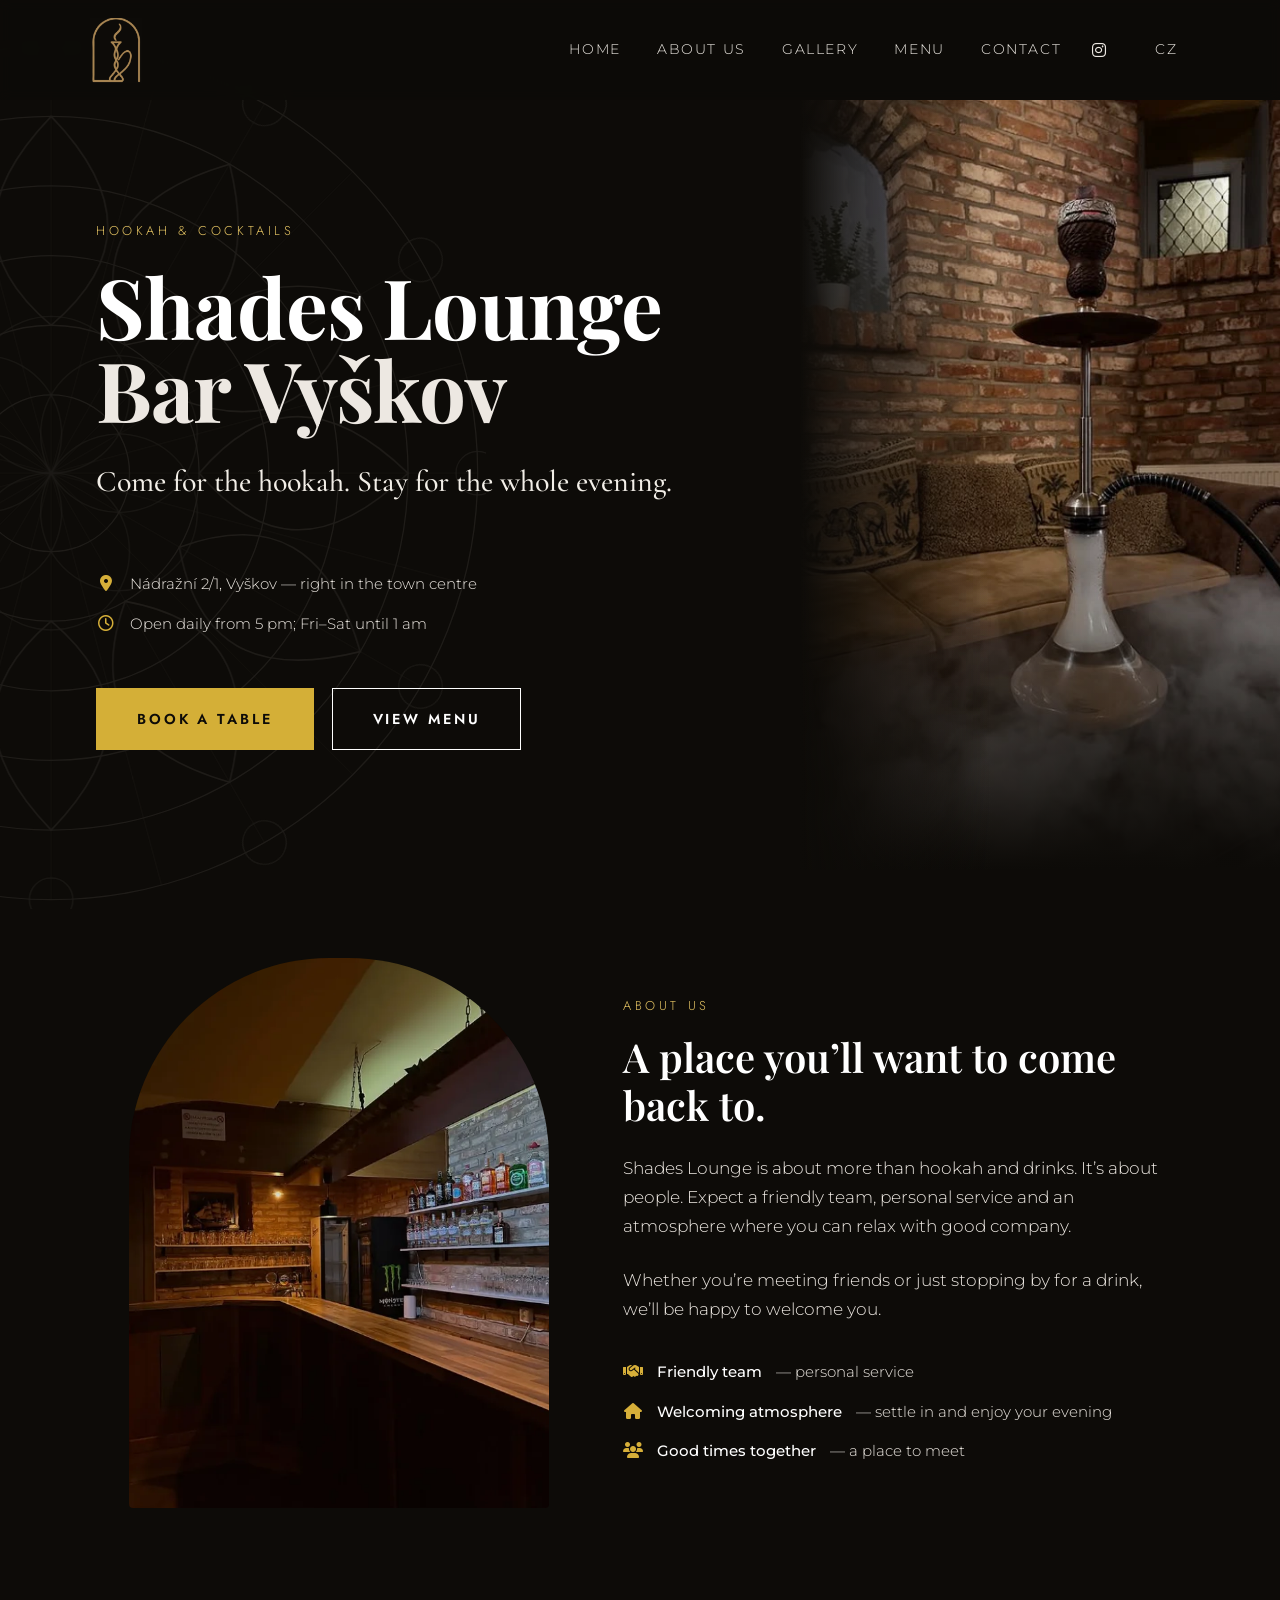
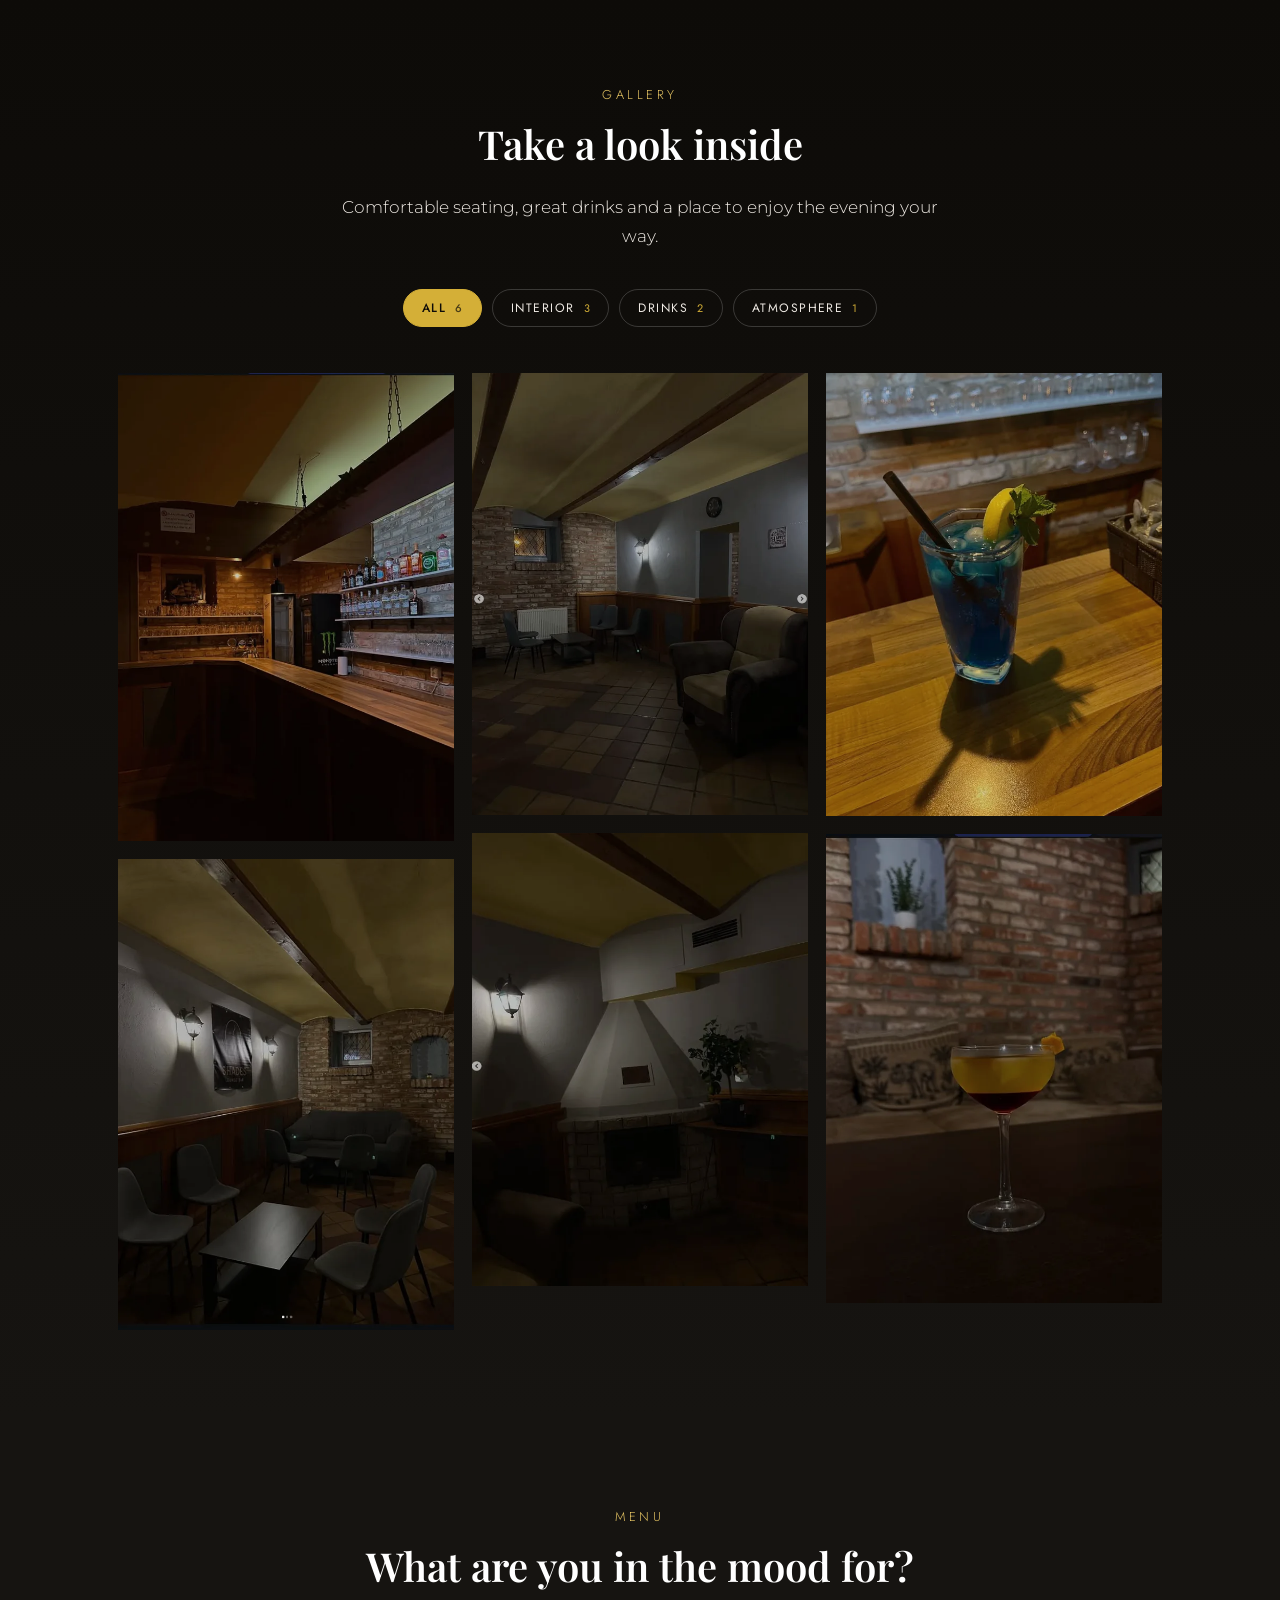
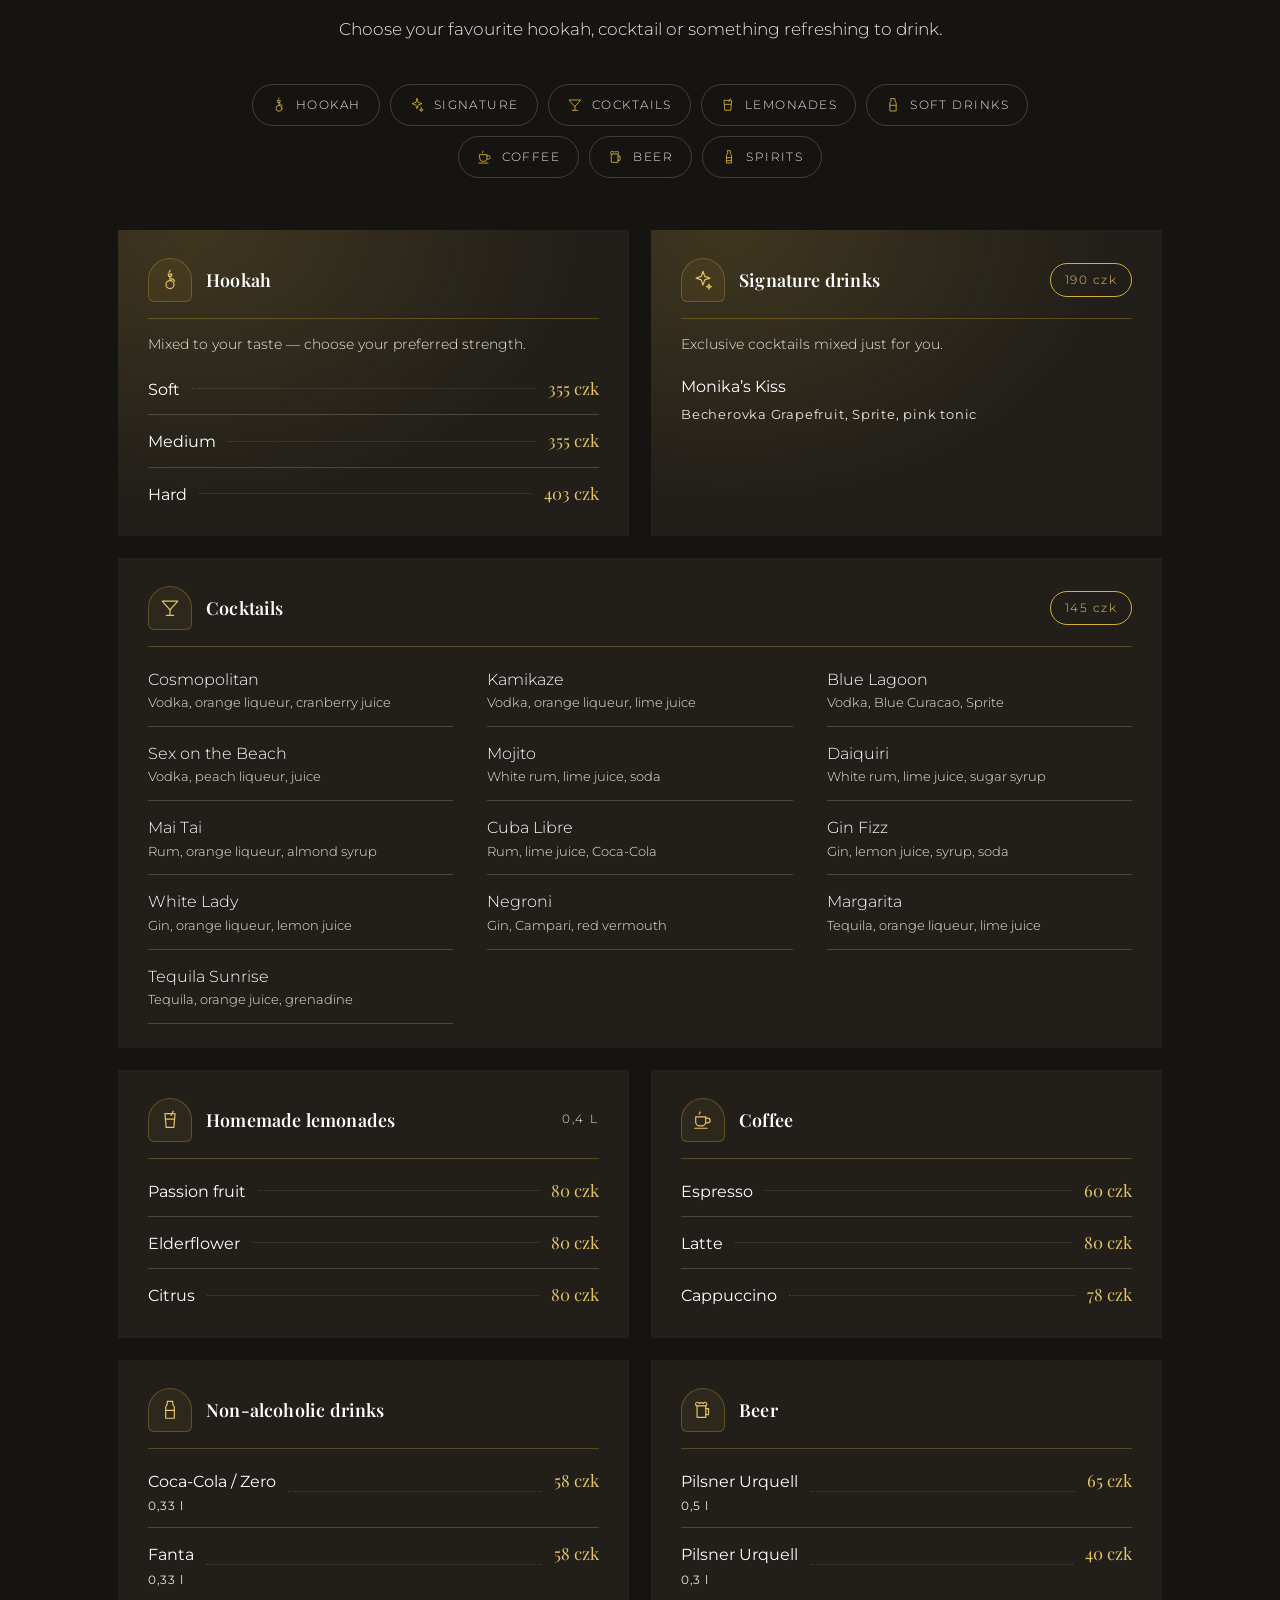
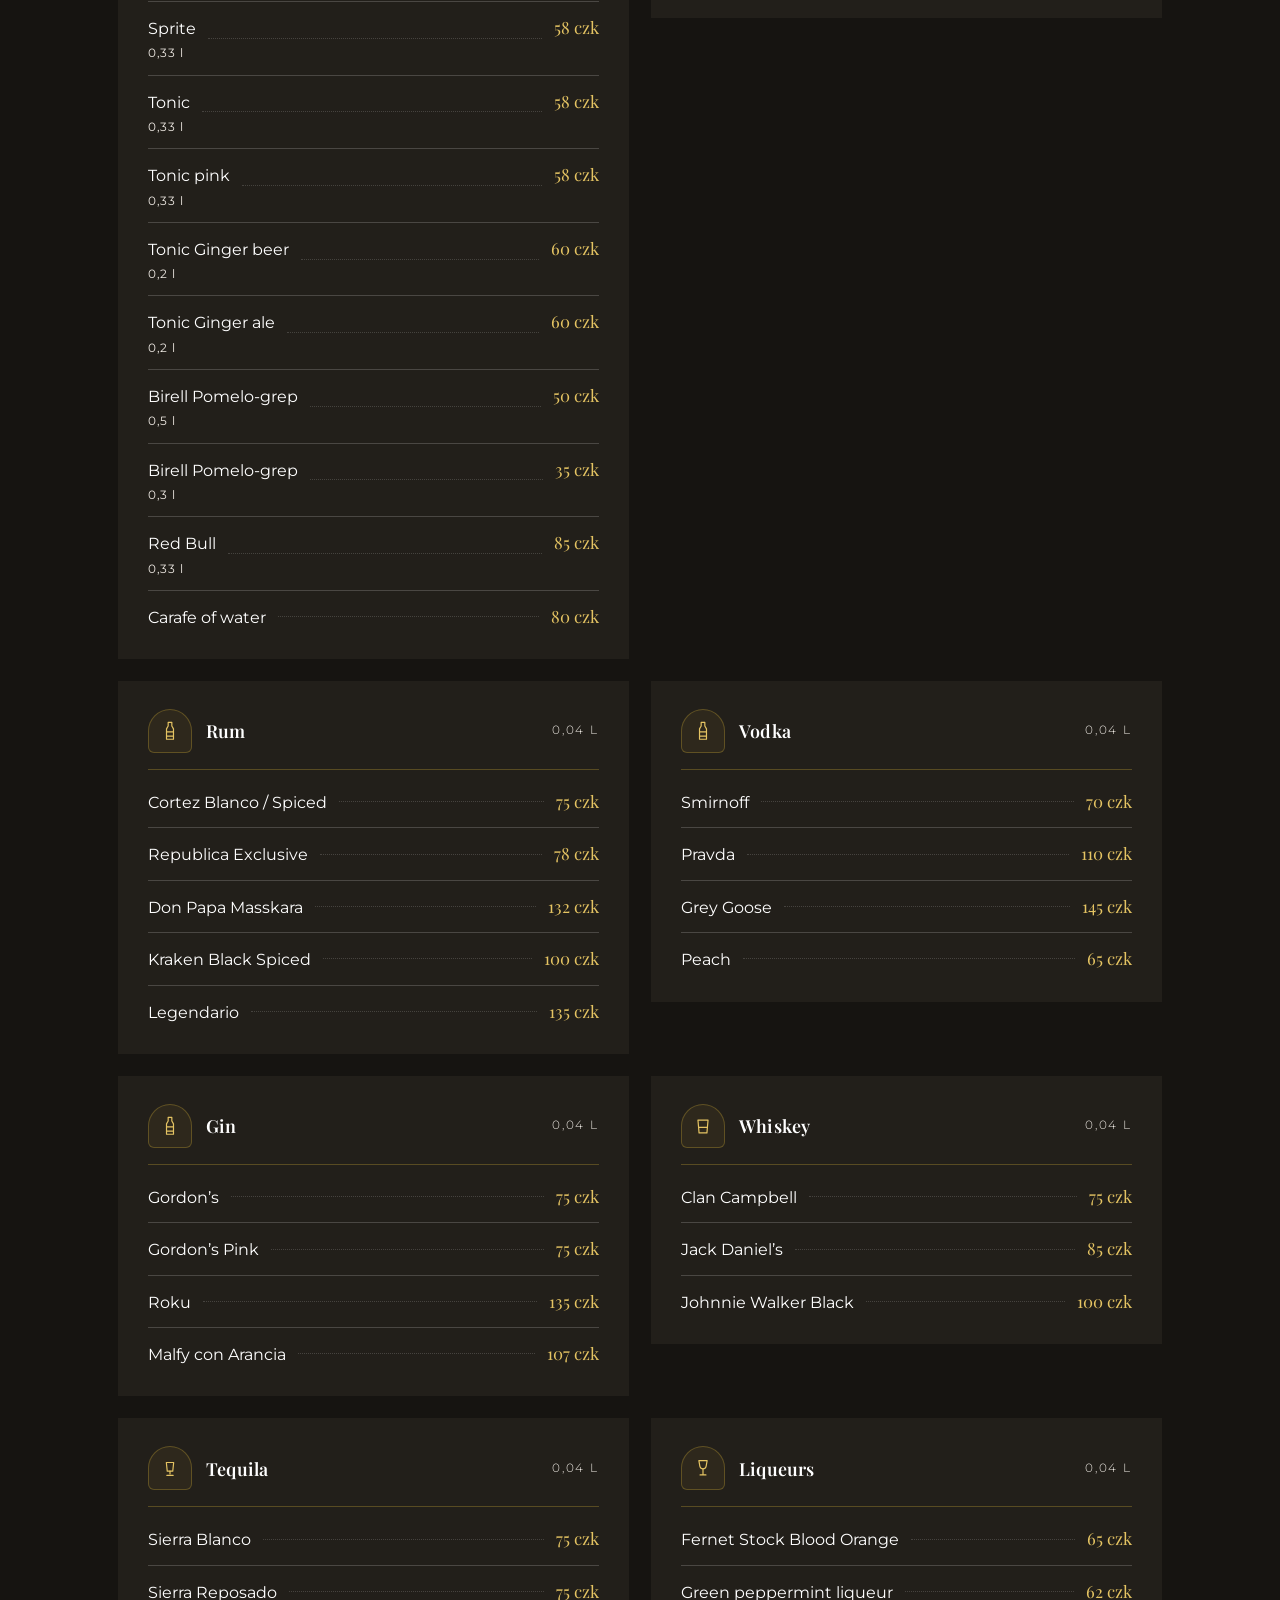
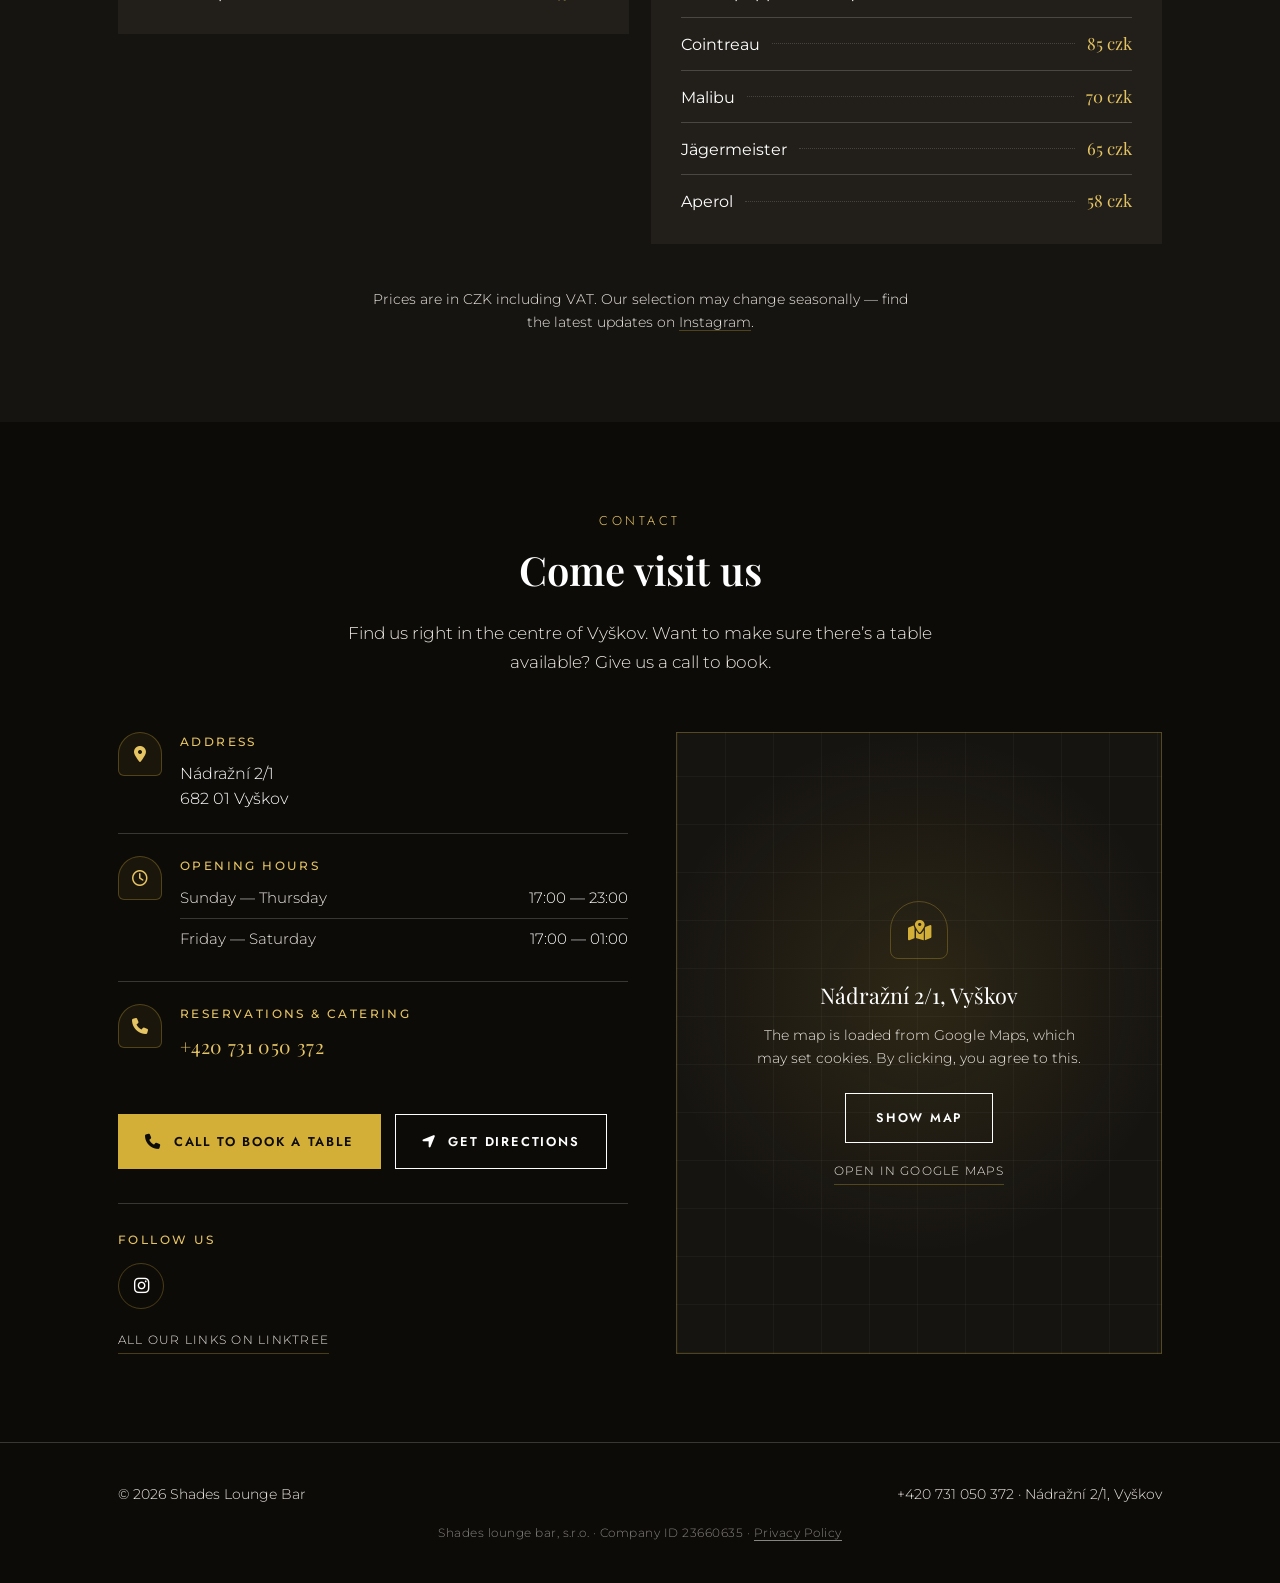
<file: index-en.html>
<!doctype html>


<html lang="en">
<head>
<meta charset="utf-8"/>
<meta content="width=device-width, initial-scale=1.0" name="viewport"/>
<!-- Nezávazný návrh. Před spuštěním pro klienta tento blok odstranit,
     jinak se web nedostane do Googlu. -->
<meta content="noindex, nofollow" name="robots"/>
<title>Shades Lounge Bar — website proposal | by simona</title>
<meta content="Visit Shades Lounge Bar in central Vyškov for hookah, cocktails and drinks. Browse our menu, photo gallery, opening hours and contact details." name="description"/>
<link href="style.css?v=20260928b" rel="stylesheet"/>
<link href="https://cdnjs.cloudflare.com/ajax/libs/font-awesome/6.7.2/css/all.min.css" rel="stylesheet"/>
<link href="index.html" hreflang="cs" rel="alternate"/><link href="index-en.html" hreflang="en" rel="alternate"/></head>
<body>
<header class="site-header">
<div class="container">
<a class="brand" href="#domov">
<img alt="Shades Lounge Bar" height="80px" src="logo.svg?v=20260928" width="auto"/>
</a>
<button aria-controls="nav-links" aria-expanded="false" aria-label="Open menu" class="nav-toggle">
<i aria-hidden="true" class="fa-solid fa-bars-staggered"></i>
</button>
<button aria-controls="nav-links" aria-label="Close menu" class="nav-close">
<i aria-hidden="true" class="fa-solid fa-xmark"></i>
</button>
<ul class="nav-links" id="nav-links">
<li><a href="#domov">Home</a></li>
<li><a href="#o-nas">About us</a></li>
<li><a href="#galerie">Gallery</a></li>
<li><a href="#cennik">Menu</a></li>
<li><a href="#kontakt">Contact</a></li>
<li class="nav-social">
<a aria-label="Instagram" class="social-icon" href="https://www.instagram.com/shadesloungebar/" rel="noopener noreferrer" target="_blank"><i aria-hidden="true" class="fa-brands fa-instagram"></i></a>
</li>
<li class="language-switch"><a href="index.html" hreflang="cs" lang="cs">CZ</a></li></ul>
</div>
</header>
<main>
<section class="hero" id="domov">
<div class="hero-copy">
<svg aria-hidden="true" class="hero-mandala" fill="none" focusable="false" viewBox="0 0 600 600">
<defs>
<line id="hm-spoke" x1="300" x2="300" y1="6" y2="594"></line>
<path d="M300 54c52 54 52 100 0 144-52-44-52-90 0-144Z" id="hm-petal"></path>
<circle cx="300" cy="246" id="hm-seed" r="54"></circle>
<circle cx="300" cy="6" id="hm-bead" r="15"></circle>
</defs>
<g class="hm-rings">
<circle cx="300" cy="300" r="54"></circle>
<circle cx="300" cy="300" r="102"></circle>
<circle cx="300" cy="300" r="150"></circle>
<circle cx="300" cy="300" r="198"></circle>
<circle cx="300" cy="300" r="246"></circle>
<circle cx="300" cy="300" r="294"></circle>
</g>
<g class="hm-spokes">
<use href="#hm-spoke"></use>
<use href="#hm-spoke" transform="rotate(15 300 300)"></use>
<use href="#hm-spoke" transform="rotate(30 300 300)"></use>
<use href="#hm-spoke" transform="rotate(45 300 300)"></use>
<use href="#hm-spoke" transform="rotate(60 300 300)"></use>
<use href="#hm-spoke" transform="rotate(75 300 300)"></use>
<use href="#hm-spoke" transform="rotate(90 300 300)"></use>
<use href="#hm-spoke" transform="rotate(105 300 300)"></use>
<use href="#hm-spoke" transform="rotate(120 300 300)"></use>
<use href="#hm-spoke" transform="rotate(135 300 300)"></use>
<use href="#hm-spoke" transform="rotate(150 300 300)"></use>
<use href="#hm-spoke" transform="rotate(165 300 300)"></use>
</g>
<g class="hm-petals">
<use href="#hm-petal"></use>
<use href="#hm-petal" transform="rotate(30 300 300)"></use>
<use href="#hm-petal" transform="rotate(60 300 300)"></use>
<use href="#hm-petal" transform="rotate(90 300 300)"></use>
<use href="#hm-petal" transform="rotate(120 300 300)"></use>
<use href="#hm-petal" transform="rotate(150 300 300)"></use>
<use href="#hm-petal" transform="rotate(180 300 300)"></use>
<use href="#hm-petal" transform="rotate(210 300 300)"></use>
<use href="#hm-petal" transform="rotate(240 300 300)"></use>
<use href="#hm-petal" transform="rotate(270 300 300)"></use>
<use href="#hm-petal" transform="rotate(300 300 300)"></use>
<use href="#hm-petal" transform="rotate(330 300 300)"></use>
</g>
<g class="hm-seeds">
<use href="#hm-seed"></use>
<use href="#hm-seed" transform="rotate(60 300 300)"></use>
<use href="#hm-seed" transform="rotate(120 300 300)"></use>
<use href="#hm-seed" transform="rotate(180 300 300)"></use>
<use href="#hm-seed" transform="rotate(240 300 300)"></use>
<use href="#hm-seed" transform="rotate(300 300 300)"></use>
</g>
<g class="hm-beads">
<use href="#hm-bead"></use>
<use href="#hm-bead" transform="rotate(30 300 300)"></use>
<use href="#hm-bead" transform="rotate(60 300 300)"></use>
<use href="#hm-bead" transform="rotate(90 300 300)"></use>
<use href="#hm-bead" transform="rotate(120 300 300)"></use>
<use href="#hm-bead" transform="rotate(150 300 300)"></use>
<use href="#hm-bead" transform="rotate(180 300 300)"></use>
<use href="#hm-bead" transform="rotate(210 300 300)"></use>
<use href="#hm-bead" transform="rotate(240 300 300)"></use>
<use href="#hm-bead" transform="rotate(270 300 300)"></use>
<use href="#hm-bead" transform="rotate(300 300 300)"></use>
<use href="#hm-bead" transform="rotate(330 300 300)"></use>
</g>
</svg>
<span class="eyebrow">Hookah &amp; cocktails</span>
<h1>Shades Lounge <span class="hero-h1-soft">Bar Vyškov</span></h1>
<p class="hero-invite">Come for the hookah. Stay for the whole evening.</p>
<ul class="feature-list">
<li>
<i aria-hidden="true" class="fa-solid fa-location-dot"></i>
<span>Nádražní 2/1, Vyškov — right in the town centre</span>
</li>
<li>
<i aria-hidden="true" class="fa-regular fa-clock"></i>
<span>Open daily from 5 pm; Fri–Sat until 1 am</span>
</li>
</ul>
<div class="hero-actions">
<a class="btn btn-primary" href="#kontakt"> Book a table </a><a class="btn btn-ghost" href="#cennik">View menu</a>
</div>
</div>
<div aria-label="Hookah on a table in the brick interior of Shades Lounge Bar in Vyškov" class="hero-photo" role="img"></div>
</section>
<section id="o-nas">
<div class="container">
<div class="about-grid">
<div class="about-art arch arch-fill">
<img alt="Bar counter at Shades Lounge Bar in Vyškov" decoding="async" height="850" loading="lazy" src="galerie/bar.webp" width="630"/>
</div>
<div class="about-copy">
<span class="eyebrow">About us</span>
<h2>A place you’ll want to come back to.</h2>
<div class="section-head-aligned">
<p>
                  Shades Lounge is about more than hookah and drinks. It’s about people. Expect a friendly team, personal service and an atmosphere where you can relax with good company.
                </p>
<p>
                  Whether you’re meeting friends or just stopping by for a drink, we’ll be happy to welcome you.
                </p>
</div>
<ul class="feature-list">
<li>
<i aria-hidden="true" class="fa-solid fa-handshake"></i>
<strong>Friendly team</strong> — personal service
                </li>
<li>
<i aria-hidden="true" class="fa-solid fa-house"></i>
<strong>Welcoming atmosphere</strong> — settle in and enjoy your evening
                </li>
<li>
<i aria-hidden="true" class="fa-solid fa-users"></i>
<strong>Good times together</strong> — a place to meet
                </li>
</ul>
</div>
</div>
</div>
</section>
<section class="gallery-section" id="galerie">
<div class="container">
<div class="section-head">
<span class="eyebrow">Gallery</span>
<h2>Take a look inside</h2>
<p>
              Comfortable seating, great drinks and a place to enjoy the evening your way.
            </p>
</div>
<div aria-label="Gallery filters" class="gallery-filter" role="group">
<button aria-pressed="true" class="gallery-chip is-active" data-filter="vse" type="button">
              All<span class="chip-count">6</span>
</button>
<button aria-pressed="false" class="gallery-chip" data-filter="interier" type="button">
              Interior<span class="chip-count">3</span>
</button>
<button aria-pressed="false" class="gallery-chip" data-filter="drinky" type="button">
              Drinks<span class="chip-count">2</span>
</button>
<button aria-pressed="false" class="gallery-chip" data-filter="atmosfera" type="button">
              Atmosphere<span class="chip-count">1</span>
</button>
</div>
<ul class="gallery-grid" id="gallery-grid">
<li class="gallery-item" data-cat="interier">
<a class="gallery-link" href="galerie/bar.webp">
<figure>
<img alt="Bar counter at Shades Lounge Bar in Vyškov" decoding="async" height="861" loading="lazy" src="galerie/bar.webp" width="618"/>
<figcaption>
<span class="gallery-cap-title">Bar counter</span><span class="gallery-cap-cat">Interior</span>
</figcaption>
</figure>
</a>
</li>
<li class="gallery-item" data-cat="interier">
<a class="gallery-link" href="galerie/interier-lounge.webp">
<figure>
<img alt="Seating in the brick interior" decoding="async" height="884" loading="lazy" src="galerie/interier-lounge.webp" width="630"/>
<figcaption>
<span class="gallery-cap-title">Lounge seating</span><span class="gallery-cap-cat">Interior</span>
</figcaption>
</figure>
</a>
</li>
<li class="gallery-item" data-cat="interier">
<a class="gallery-link" href="galerie/interier-posezeni.webp">
<figure>
<img alt="Tables and sofa" decoding="async" height="851" loading="lazy" src="galerie/interier-posezeni.webp" width="646"/>
<figcaption>
<span class="gallery-cap-title">Seating</span><span class="gallery-cap-cat">Interior</span>
</figcaption>
</figure>
</a>
</li>
<li class="gallery-item" data-cat="atmosfera">
<a class="gallery-link" href="galerie/interier-krb.webp">
<figure>
<img alt="Fireplace and cosy corner" decoding="async" height="847" loading="lazy" src="galerie/interier-krb.webp" width="629"/>
<figcaption>
<span class="gallery-cap-title">Cosy interior</span><span class="gallery-cap-cat">Atmosphere</span>
</figcaption>
</figure>
</a>
</li>
<li class="gallery-item" data-cat="drinky">
<a class="gallery-link" href="galerie/drink-modry.webp">
<figure>
<img alt="Blue cocktail with lemon and mint" decoding="async" height="852" loading="lazy" src="galerie/drink-modry.webp" width="646"/>
<figcaption>
<span class="gallery-cap-title">Blue cocktail</span><span class="gallery-cap-cat">Drinks</span>
</figcaption>
</figure>
</a>
</li>
<li class="gallery-item" data-cat="drinky">
<a class="gallery-link" href="galerie/koktejl.webp">
<figure>
<img alt="Cocktail" decoding="async" height="880" loading="lazy" src="galerie/koktejl.webp" width="631"/>
<figcaption>
<span class="gallery-cap-title">Cocktail</span><span class="gallery-cap-cat">Drinks</span>
</figcaption>
</figure>
</a>
</li>
</ul>
<p class="gallery-empty" hidden="" id="gallery-empty">
            There are no photos in this category yet.
          </p>
</div>
</section>
<section class="section-alt" id="cennik">
<!-- Icon sprite — jednoduché linkové ikony v barvě zlata -->
<svg aria-hidden="true" class="icon-sprite" focusable="false">
<symbol id="i-hookah" viewbox="0 0 24 24">
<path d="M12 1.5c0 1-1 1.3-1 2.1"></path>
<path d="M10 5.5h4l-.6 2.6h-2.8Z"></path>
<path d="M12 8.1v4.2"></path>
<path d="M12.4 10.4c2.4 0 4.1 1.1 4.6 2.8"></path>
<circle cx="12" cy="17" r="4.4"></circle>
</symbol>
<symbol id="i-sparkle" viewbox="0 0 24 24">
<path d="M12 2.5l1.9 5.6 5.6 1.9-5.6 1.9L12 17.5l-1.9-5.6L4.5 10l5.6-1.9Z"></path>
<path d="M18.5 16.5l.7 2 2 .7-2 .7-.7 2-.7-2-2-.7 2-.7Z"></path>
</symbol>
<symbol id="i-cocktail" viewbox="0 0 24 24">
<path d="M3.5 4.5h17l-8.5 9.5Z"></path>
<path d="M12 14v5.5"></path>
<path d="M8 20h8"></path>
</symbol>
<symbol id="i-lemonade" viewbox="0 0 24 24">
<path d="M6.5 5h11l-1.3 15H7.8Z"></path>
<path d="M15.5 2.5 13.2 7"></path>
<path d="M7.2 11h9.1"></path>
</symbol>
<symbol id="i-soda" viewbox="0 0 24 24">
<path d="M9 2.5h6v3.2l1.7 3.1V21H7.3V8.8L9 5.7Z"></path>
<path d="M7.3 12.5h9.4"></path>
</symbol>
<symbol id="i-coffee" viewbox="0 0 24 24">
<path d="M4 8.5h11v5.5a4.5 4.5 0 0 1-4.5 4.5h-2A4.5 4.5 0 0 1 4 14Z"></path>
<path d="M15 10h2.2a2.6 2.6 0 0 1 0 5.2H15"></path>
<path d="M3 21h13.5"></path>
<path d="M8 5.5c0-1 1-1.3 1-2.3"></path>
</symbol>
<symbol id="i-beer" viewbox="0 0 24 24">
<path d="M5.5 7.5h9.5V20H5.5Z"></path>
<path d="M15 10.5h3v6.5h-3"></path>
<path d="M5.5 7.5a2 2 0 1 1 2.3-2.4 2.6 2.6 0 0 1 4.4 0A2 2 0 1 1 15 7.5"></path>
</symbol>
<symbol id="i-bottle" viewbox="0 0 24 24">
<path d="M10 2.5h4v4l1.8 3.2V21H8.2V9.7L10 6.5Z"></path>
<path d="M8.2 13h7.6"></path>
<path d="M8.2 17.5h7.6"></path>
</symbol>
<symbol id="i-tumbler" viewbox="0 0 24 24">
<path d="M6.5 5.5h11l-1.2 14H7.7Z"></path>
<path d="M7.4 13.5h9.2"></path>
</symbol>
<symbol id="i-shot" viewbox="0 0 24 24">
<path d="M8 6h8l-1 9.5H9Z"></path>
<path d="M12 15.5v3"></path>
<path d="M8.5 20h7"></path>
</symbol>
<symbol id="i-liqueur" viewbox="0 0 24 24">
<path d="M7.5 4h9l-1.1 6.2a3.5 3.5 0 0 1-6.8 0Z"></path>
<path d="M12 13.5V19"></path>
<path d="M8.8 19.5h6.4"></path>
</symbol>
</svg>
<div class="container">
<div class="section-head">
<span class="eyebrow">Menu</span>
<h2>What are you in the mood for?</h2>
<p>
              Choose your favourite hookah, cocktail or something refreshing to drink.
            </p>
</div>
<nav aria-label="Menu categories" class="menu-quicknav">
<a href="#m-dymky"><svg class="menu-icon"><use href="#i-hookah"></use></svg>Hookah</a>
<a href="#m-signature"><svg class="menu-icon"><use href="#i-sparkle"></use></svg>Signature</a>
<a href="#m-drinky"><svg class="menu-icon"><use href="#i-cocktail"></use></svg>Cocktails</a>
<a href="#m-limonady"><svg class="menu-icon"><use href="#i-lemonade"></use></svg>Lemonades</a>
<a href="#m-nealko"><svg class="menu-icon"><use href="#i-soda"></use></svg>Soft drinks</a>
<a href="#m-kava"><svg class="menu-icon"><use href="#i-coffee"></use></svg>Coffee</a>
<a href="#m-pivo"><svg class="menu-icon"><use href="#i-beer"></use></svg>Beer</a>
<a href="#m-rum"><svg class="menu-icon"><use href="#i-bottle"></use></svg>Spirits</a>
</nav>
<div class="menu-highlights">
<article class="menu-highlight" id="m-dymky">
<div class="menu-card-head">
<span class="menu-icon-badge"><svg class="menu-icon"><use href="#i-hookah"></use></svg></span>
<h3>Hookah</h3>
</div>
<p class="menu-highlight-note">
                Mixed to your taste — choose your preferred strength.
              </p>
<ul class="menu-list">
<li>
<span class="item">Soft</span><span class="leader"></span><span class="price">355 czk</span>
</li>
<li>
<span class="item">Medium</span><span class="leader"></span><span class="price">355 czk</span>
</li>
<li>
<span class="item">Hard</span><span class="leader"></span><span class="price">403 czk</span>
</li>
</ul>
</article>
<article class="menu-highlight" id="m-signature">
<div class="menu-card-head">
<span class="menu-icon-badge"><svg class="menu-icon"><use href="#i-sparkle"></use></svg></span>
<h3>Signature drinks</h3>
<span class="menu-tag">190 czk</span>
</div>
<p class="menu-highlight-note">
                Exclusive cocktails mixed just for you.
              </p>
<ul class="menu-list menu-list-desc">
<li>
<span class="item">Monika’s Kiss<em>Becherovka Grapefruit, Sprite, pink tonic</em></span>
</li>
</ul>
</article>
</div>
<div class="menu-grid">
<article class="menu-card menu-card-wide" id="m-drinky">
<div class="menu-card-head">
<span class="menu-icon-badge"><svg class="menu-icon"><use href="#i-cocktail"></use></svg></span>
<h3>Cocktails</h3>
<span class="menu-tag">145 czk</span>
</div>
<div class="cocktail-grid">
<div>
<span class="cocktail-name">Cosmopolitan</span><span class="cocktail-desc">Vodka, orange liqueur, cranberry juice</span>
</div>
<div>
<span class="cocktail-name">Kamikaze</span><span class="cocktail-desc">Vodka, orange liqueur, lime juice</span>
</div>
<div>
<span class="cocktail-name">Blue Lagoon</span><span class="cocktail-desc">Vodka, Blue Curacao, Sprite</span>
</div>
<div>
<span class="cocktail-name">Sex on the Beach</span><span class="cocktail-desc">Vodka, peach liqueur, juice</span>
</div>
<div>
<span class="cocktail-name">Mojito</span><span class="cocktail-desc">White rum, lime juice, soda</span>
</div>
<div>
<span class="cocktail-name">Daiquiri</span><span class="cocktail-desc">White rum, lime juice, sugar syrup</span>
</div>
<div>
<span class="cocktail-name">Mai Tai</span><span class="cocktail-desc">Rum, orange liqueur, almond syrup</span>
</div>
<div>
<span class="cocktail-name">Cuba Libre</span><span class="cocktail-desc">Rum, lime juice, Coca-Cola</span>
</div>
<div>
<span class="cocktail-name">Gin Fizz</span><span class="cocktail-desc">Gin, lemon juice, syrup, soda</span>
</div>
<div>
<span class="cocktail-name">White Lady</span><span class="cocktail-desc">Gin, orange liqueur, lemon juice</span>
</div>
<div>
<span class="cocktail-name">Negroni</span><span class="cocktail-desc">Gin, Campari, red vermouth</span>
</div>
<div>
<span class="cocktail-name">Margarita</span><span class="cocktail-desc">Tequila, orange liqueur, lime juice</span>
</div>
<div>
<span class="cocktail-name">Tequila Sunrise</span><span class="cocktail-desc">Tequila, orange juice, grenadine</span>
</div>
</div>
</article>
<article class="menu-card" id="m-limonady">
<div class="menu-card-head">
<span class="menu-icon-badge"><svg class="menu-icon"><use href="#i-lemonade"></use></svg></span>
<h3>Homemade lemonades</h3>
<span class="menu-unit">0,4 l</span>
</div>
<ul class="menu-list">
<li>
<span class="item">Passion fruit</span><span class="leader"></span><span class="price">80 czk</span>
</li>
<li>
<span class="item">Elderflower</span><span class="leader"></span><span class="price">80 czk</span>
</li>
<li>
<span class="item">Citrus</span><span class="leader"></span><span class="price">80 czk</span>
</li>
</ul>
</article>
<article class="menu-card" id="m-kava">
<div class="menu-card-head">
<span class="menu-icon-badge"><svg class="menu-icon"><use href="#i-coffee"></use></svg></span>
<h3>Coffee</h3>
</div>
<ul class="menu-list">
<li>
<span class="item">Espresso</span><span class="leader"></span><span class="price">60 czk</span>
</li>
<li>
<span class="item">Latte</span><span class="leader"></span><span class="price">80 czk</span>
</li>
<li>
<span class="item">Cappuccino</span><span class="leader"></span><span class="price">78 czk</span>
</li>
</ul>
</article>
<article class="menu-card" id="m-nealko">
<div class="menu-card-head">
<span class="menu-icon-badge"><svg class="menu-icon"><use href="#i-soda"></use></svg></span>
<h3>Non-alcoholic drinks</h3>
</div>
<ul class="menu-list">
<li>
<span class="item">Coca-Cola / Zero<em>0,33 l</em></span><span class="leader"></span><span class="price">58 czk</span>
</li>
<li>
<span class="item">Fanta<em>0,33 l</em></span><span class="leader"></span><span class="price">58 czk</span>
</li>
<li>
<span class="item">Sprite<em>0,33 l</em></span><span class="leader"></span><span class="price">58 czk</span>
</li>
<li>
<span class="item">Tonic<em>0,33 l</em></span><span class="leader"></span><span class="price">58 czk</span>
</li>
<li>
<span class="item">Tonic pink<em>0,33 l</em></span><span class="leader"></span><span class="price">58 czk</span>
</li>
<li>
<span class="item">Tonic Ginger beer<em>0,2 l</em></span><span class="leader"></span><span class="price">60 czk</span>
</li>
<li>
<span class="item">Tonic Ginger ale<em>0,2 l</em></span><span class="leader"></span><span class="price">60 czk</span>
</li>
<li>
<span class="item">Birell Pomelo-grep<em>0,5 l</em></span><span class="leader"></span><span class="price">50 czk</span>
</li>
<li>
<span class="item">Birell Pomelo-grep<em>0,3 l</em></span><span class="leader"></span><span class="price">35 czk</span>
</li>
<li>
<span class="item">Red Bull<em>0,33 l</em></span><span class="leader"></span><span class="price">85 czk</span>
</li>
<li>
<span class="item">Carafe of water</span><span class="leader"></span><span class="price">80 czk</span>
</li>
</ul>
</article>
<article class="menu-card" id="m-pivo">
<div class="menu-card-head">
<span class="menu-icon-badge"><svg class="menu-icon"><use href="#i-beer"></use></svg></span>
<h3>Beer</h3>
</div>
<ul class="menu-list">
<li>
<span class="item">Pilsner Urquell<em>0,5 l</em></span><span class="leader"></span><span class="price">65 czk</span>
</li>
<li>
<span class="item">Pilsner Urquell<em>0,3 l</em></span><span class="leader"></span><span class="price">40 czk</span>
</li>
</ul>
</article>
<article class="menu-card" id="m-rum">
<div class="menu-card-head">
<span class="menu-icon-badge"><svg class="menu-icon"><use href="#i-bottle"></use></svg></span>
<h3>Rum</h3>
<span class="menu-unit">0,04 l</span>
</div>
<ul class="menu-list">
<li>
<span class="item">Cortez Blanco / Spiced</span><span class="leader"></span><span class="price">75 czk</span>
</li>
<li>
<span class="item">Republica Exclusive</span><span class="leader"></span><span class="price">78 czk</span>
</li>
<li>
<span class="item">Don Papa Masskara</span><span class="leader"></span><span class="price">132 czk</span>
</li>
<li>
<span class="item">Kraken Black Spiced</span><span class="leader"></span><span class="price">100 czk</span>
</li>
<li>
<span class="item">Legendario</span><span class="leader"></span><span class="price">135 czk</span>
</li>
</ul>
</article>
<article class="menu-card" id="m-vodka">
<div class="menu-card-head">
<span class="menu-icon-badge"><svg class="menu-icon"><use href="#i-bottle"></use></svg></span>
<h3>Vodka</h3>
<span class="menu-unit">0,04 l</span>
</div>
<ul class="menu-list">
<li>
<span class="item">Smirnoff</span><span class="leader"></span><span class="price">70 czk</span>
</li>
<li>
<span class="item">Pravda</span><span class="leader"></span><span class="price">110 czk</span>
</li>
<li>
<span class="item">Grey Goose</span><span class="leader"></span><span class="price">145 czk</span>
</li>
<li>
<span class="item">Peach</span><span class="leader"></span><span class="price">65 czk</span>
</li>
</ul>
</article>
<article class="menu-card" id="m-gin">
<div class="menu-card-head">
<span class="menu-icon-badge"><svg class="menu-icon"><use href="#i-bottle"></use></svg></span>
<h3>Gin</h3>
<span class="menu-unit">0,04 l</span>
</div>
<ul class="menu-list">
<li>
<span class="item">Gordon’s</span><span class="leader"></span><span class="price">75 czk</span>
</li>
<li>
<span class="item">Gordon’s Pink</span><span class="leader"></span><span class="price">75 czk</span>
</li>
<li>
<span class="item">Roku</span><span class="leader"></span><span class="price">135 czk</span>
</li>
<li>
<span class="item">Malfy con Arancia</span><span class="leader"></span><span class="price">107 czk</span>
</li>
</ul>
</article>
<article class="menu-card" id="m-whiskey">
<div class="menu-card-head">
<span class="menu-icon-badge"><svg class="menu-icon"><use href="#i-tumbler"></use></svg></span>
<h3>Whiskey</h3>
<span class="menu-unit">0,04 l</span>
</div>
<ul class="menu-list">
<li>
<span class="item">Clan Campbell</span><span class="leader"></span><span class="price">75 czk</span>
</li>
<li>
<span class="item">Jack Daniel’s</span><span class="leader"></span><span class="price">85 czk</span>
</li>
<li>
<span class="item">Johnnie Walker Black</span><span class="leader"></span><span class="price">100 czk</span>
</li>
</ul>
</article>
<article class="menu-card" id="m-tequila">
<div class="menu-card-head">
<span class="menu-icon-badge"><svg class="menu-icon"><use href="#i-shot"></use></svg></span>
<h3>Tequila</h3>
<span class="menu-unit">0,04 l</span>
</div>
<ul class="menu-list">
<li>
<span class="item">Sierra Blanco</span><span class="leader"></span><span class="price">75 czk</span>
</li>
<li>
<span class="item">Sierra Reposado</span><span class="leader"></span><span class="price">75 czk</span>
</li>
</ul>
</article>
<article class="menu-card" id="m-likery">
<div class="menu-card-head">
<span class="menu-icon-badge"><svg class="menu-icon"><use href="#i-liqueur"></use></svg></span>
<h3>Liqueurs</h3>
<span class="menu-unit">0,04 l</span>
</div>
<ul class="menu-list">
<li>
<span class="item">Fernet Stock Blood Orange</span><span class="leader"></span><span class="price">65 czk</span>
</li>
<li>
<span class="item">Green peppermint liqueur</span><span class="leader"></span><span class="price">62 czk</span>
</li>
<li>
<span class="item">Cointreau</span><span class="leader"></span><span class="price">85 czk</span>
</li>
<li>
<span class="item">Malibu</span><span class="leader"></span><span class="price">70 czk</span>
</li>
<li>
<span class="item">Jägermeister</span><span class="leader"></span><span class="price">65 czk</span>
</li>
<li>
<span class="item">Aperol</span><span class="leader"></span><span class="price">58 czk</span>
</li>
</ul>
</article>
</div>
<p class="menu-note">
            Prices are in CZK including VAT. Our selection may change seasonally — find the latest updates on
            <a href="https://www.instagram.com/shadesloungebar/" rel="noopener" target="_blank">Instagram</a>.
          </p>
</div>
</section>
<section id="kontakt">
<div class="container">
<div class="section-head">
<span class="eyebrow">Contact</span>
<h2>Come visit us</h2>
<p>
              Find us right in the centre of Vyškov. Want to make sure there’s a table available? Give us a call to book.
            </p>
</div>
<div class="contact-grid">
<div class="contact-card">
<ul class="contact-details">
<li>
<span class="contact-ico"><i aria-hidden="true" class="fa-solid fa-location-dot"></i></span>
<div class="contact-body">
<h3>Address</h3>
<p class="contact-value">Nádražní 2/1<br/>682 01 Vyškov</p>
</div>
</li>
<li>
<span class="contact-ico"><i aria-hidden="true" class="fa-regular fa-clock"></i></span>
<div class="contact-body">
<h3>Opening hours</h3>
<ul class="hours-list">
<li>
<span class="hours-days">Sunday — Thursday</span><span class="hours-time">17:00 — 23:00</span>
</li>
<li>
<span class="hours-days">Friday — Saturday</span><span class="hours-time">17:00 — 01:00</span>
</li>
</ul>
</div>
</li>
<li>
<span class="contact-ico"><i aria-hidden="true" class="fa-solid fa-phone"></i></span>
<div class="contact-body">
<h3>Reservations &amp; catering</h3>
<p class="contact-value contact-phone">
<a href="tel:+420731050372">+420 731 050 372</a>
</p>
</div>
</li>
</ul>
<div class="contact-actions">
<a class="btn btn-primary" href="tel:+420731050372">
<i aria-hidden="true" class="fa-solid fa-phone"></i>
<span>Call to book a table</span>
</a>
<a class="btn btn-ghost" href="https://www.google.com/maps/dir/?api=1&amp;destination=N%C3%A1dra%C5%BEn%C3%AD+2%2F1%2C+682+01+Vy%C5%A1kov" rel="noopener noreferrer" target="_blank">
<i aria-hidden="true" class="fa-solid fa-location-arrow"></i>
<span>Get directions</span>
</a>
</div>
<div class="contact-social">
<h3>Follow us</h3>
<div class="social-icons">
<a aria-label="Instagram" class="social-icon" href="https://www.instagram.com/shadesloungebar/" rel="noopener noreferrer" target="_blank"><i aria-hidden="true" class="fa-brands fa-instagram"></i></a>
</div>
<a class="contact-linktree" href="https://linktr.ee/Shadesloungebar" rel="noopener noreferrer" target="_blank">All our links on Linktree</a>
</div>
</div>
<!-- Google Maps sets cookies, so the iframe loads only after a click (consent) -->
<div class="map-frame map-consent" data-map-src="https://www.google.com/maps?q=N%C3%A1dra%C5%BEn%C3%AD%202%2F1%2C%20682%2001%20Vy%C5%A1kov&amp;output=embed&amp;hl=en" data-map-title="Map — Shades Lounge Bar, Nádražní 2/1, Vyškov">
<div class="map-consent-inner">
<span class="map-consent-ico"><i aria-hidden="true" class="fa-solid fa-map-location-dot"></i></span>
<p class="map-consent-title">Nádražní 2/1, Vyškov</p>
<p class="map-consent-text">The map is loaded from Google Maps, which may set cookies. By clicking, you agree to this.</p>
<button class="btn btn-ghost map-consent-btn" type="button">Show map</button>
<a class="map-consent-link" href="https://www.google.com/maps/search/?api=1&amp;query=N%C3%A1dra%C5%BEn%C3%AD+2%2F1%2C+682+01+Vy%C5%A1kov" rel="noopener noreferrer" target="_blank">Open in Google Maps</a>
</div>
</div>
</div>
</div>
</section>
</main>
<footer class="site-footer">
<div class="container">
<span>© <span id="year"></span> Shades Lounge Bar</span>
<span><a href="tel:+420731050372">+420 731 050 372</a> · Nádražní 2/1, Vyškov</span>
<span class="footer-legal">Shades lounge bar, s.r.o. · Company ID 23660635 · <a href="privacy-policy.html">Privacy Policy</a></span>
</div>
</footer>
<!-- Lightbox — bez JS se odkazy v galerii chovají jako běžné odkazy na obrázek -->
<div aria-label="Fotogalerie Shades Lounge Bar" aria-modal="true" class="lightbox" hidden="" id="lightbox" role="dialog">
<div class="lightbox-backdrop" data-lightbox-close=""></div>
<button aria-label="Zavřít galerii" class="lightbox-btn lightbox-close" data-lightbox-close="" type="button">
        ×
      </button>
<button aria-label="Předchozí fotka" class="lightbox-btn lightbox-prev" data-lightbox-prev="" type="button">
        ‹
      </button>
<button aria-label="Další fotka" class="lightbox-btn lightbox-next" data-lightbox-next="" type="button">
        ›
      </button>
<figure class="lightbox-figure">
<img alt="" id="lightbox-img"/>
<figcaption>
<span id="lightbox-caption"></span>
<span aria-live="polite" class="lightbox-counter" id="lightbox-counter"></span>
</figcaption>
</figure>
</div>
<script type="application/ld+json">{
  "@context": "https://schema.org",
  "@type": "ImageGallery",
  "name": "Photo gallery — Shades Lounge Bar Vyškov",
  "description": "Interior, hookah, cocktails and evening atmosphere at Shades Lounge Bar, Nádražní 2/1, Vyškov.",
  "inLanguage": "en",
  "about": {
    "@type": "BarOrPub",
    "name": "Shades Lounge Bar",
    "telephone": "+420731050372",
    "address": {
      "@type": "PostalAddress",
      "streetAddress": "Nádražní 2/1",
      "addressLocality": "Vyškov",
      "postalCode": "682 01",
      "addressCountry": "CZ"
    }
  },
  "associatedMedia": [
    {
      "@type": "ImageObject",
      "contentUrl": "galerie/bar.webp",
      "name": "Bar counter",
      "description": "Bar counter at Shades Lounge Baru ve Vyškově",
      "width": 618,
      "height": 861
    },
    {
      "@type": "ImageObject",
      "contentUrl": "galerie/interier-lounge.webp",
      "name": "Lounge seating",
      "description": "Seating in the brick interior of Shades Lounge Baru",
      "width": 630,
      "height": 884
    },
    {
      "@type": "ImageObject",
      "contentUrl": "galerie/interier-posezeni.webp",
      "name": "Seating",
      "description": "Tables and sofa inside Shades Lounge Baru",
      "width": 646,
      "height": 851
    },
    {
      "@type": "ImageObject",
      "contentUrl": "galerie/interier-krb.webp",
      "name": "Cosy interior",
      "description": "Fireplace and cosy corner at Shades Lounge Baru",
      "width": 629,
      "height": 847
    },
    {
      "@type": "ImageObject",
      "contentUrl": "galerie/drink-modry.webp",
      "name": "Blue cocktail",
      "description": "Blue cocktail with lemon and mint at the bar",
      "width": 646,
      "height": 852
    },
    {
      "@type": "ImageObject",
      "contentUrl": "galerie/koktejl.webp",
      "name": "Cocktail",
      "description": "Cocktail in a glass at Shades Lounge Baru",
      "width": 631,
      "height": 880
    }
  ]
}</script>
<script src="main.js"></script>
</body>
</html>
</file>
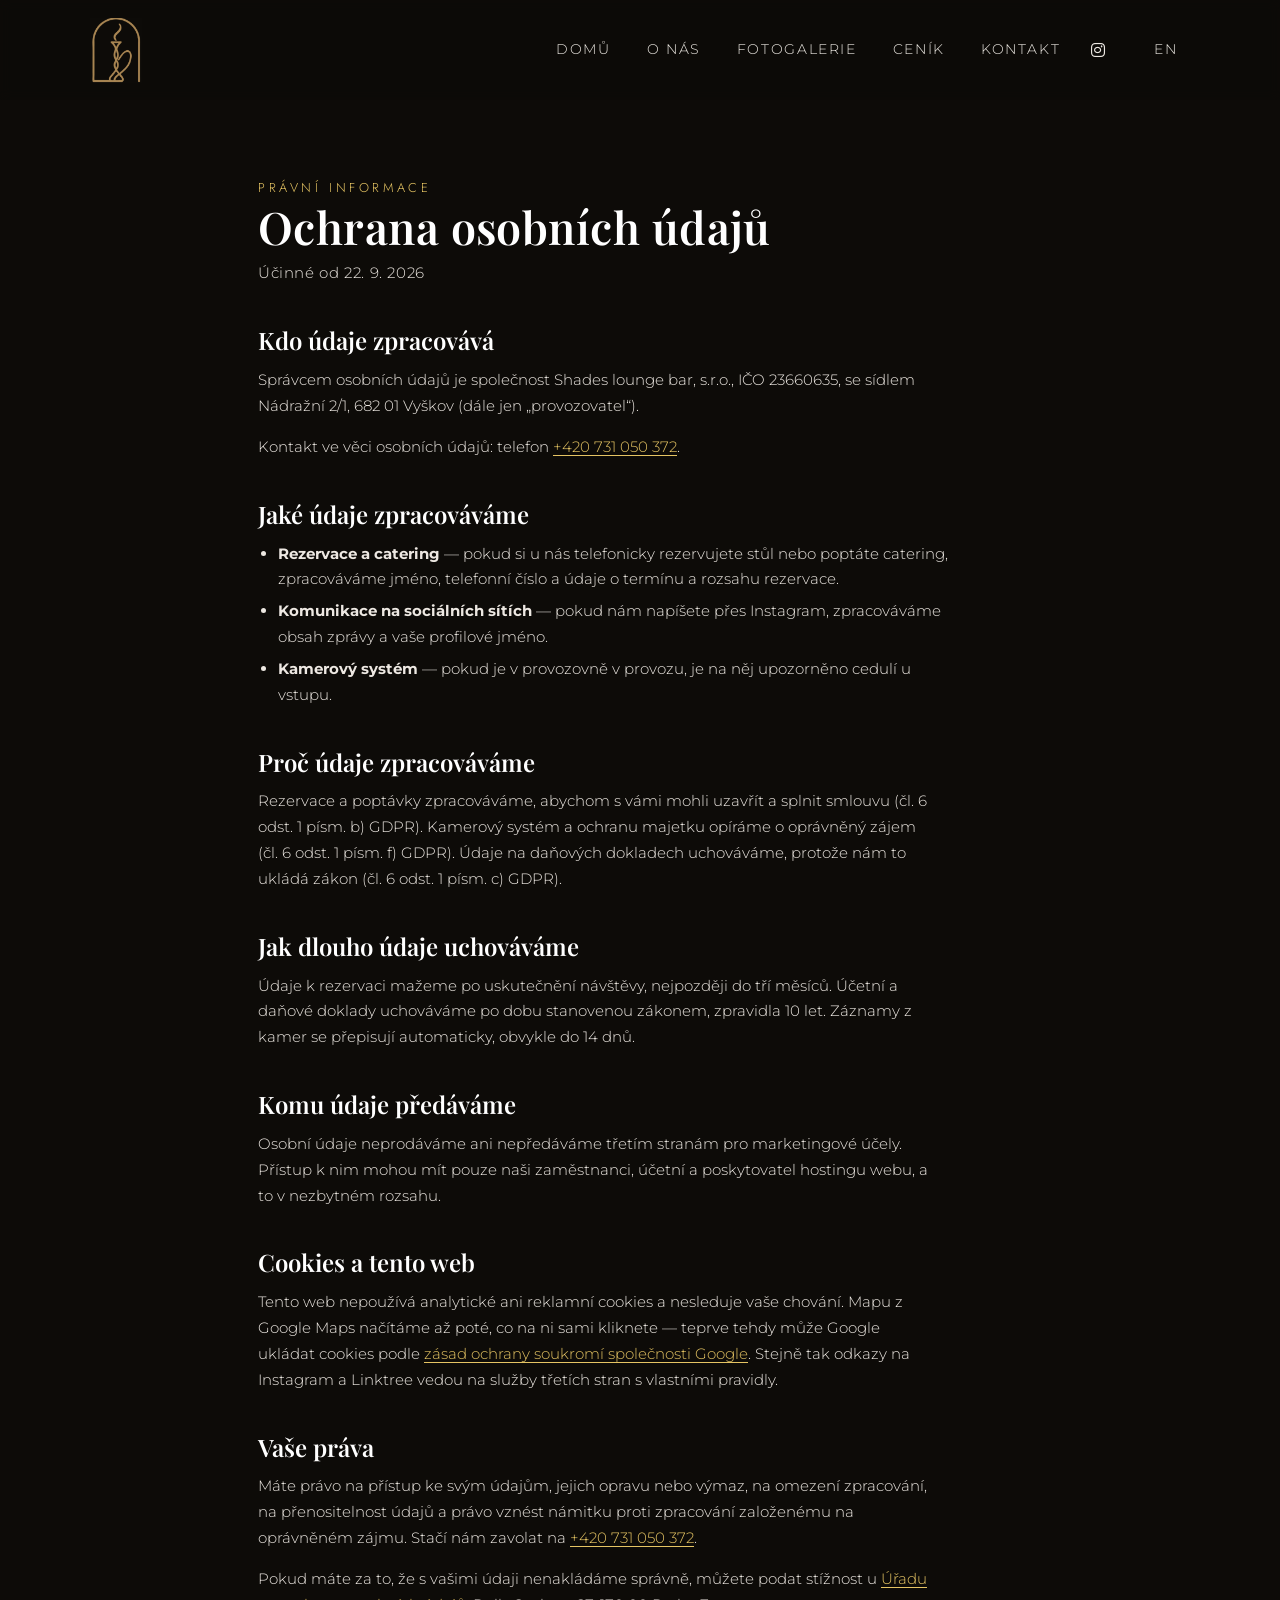
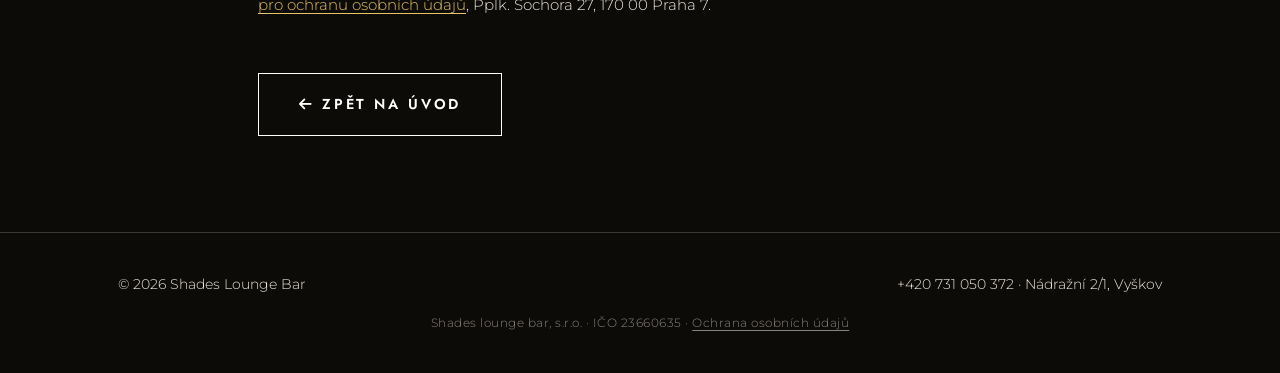
<file: ochrana-osobnich-udaju.html>
<!doctype html>


<html lang="cs">
<head>
<meta charset="utf-8"/>
<meta content="width=device-width, initial-scale=1.0" name="viewport"/>
<title>Ochrana osobních údajů — návrh webu Shades Lounge Bar</title>
<meta content="Informace o zpracování osobních údajů v Shades Lounge Bar, Nádražní 2/1, Vyškov — rozsah, účel, doba uchování a práva návštěvníků." name="description"/>
<meta content="noindex, follow" name="robots"/>
<link href="style.css?v=20260928b" rel="stylesheet"/>
<link href="https://cdnjs.cloudflare.com/ajax/libs/font-awesome/6.7.2/css/all.min.css" rel="stylesheet"/>
<link href="ochrana-osobnich-udaju.html" hreflang="cs" rel="alternate"/><link href="privacy-policy.html" hreflang="en" rel="alternate"/></head>
<body>
<header class="site-header">
<div class="container">
<a class="brand" href="index.html#domov">
<img alt="Shades Lounge Bar" height="80px" src="logo.svg?v=20260928" width="auto"/>
</a>
<button aria-controls="nav-links" aria-expanded="false" aria-label="Otevřít menu" class="nav-toggle">
<i aria-hidden="true" class="fa-solid fa-bars-staggered"></i>
</button>
<button aria-controls="nav-links" aria-label="Zavřít menu" class="nav-close">
<i aria-hidden="true" class="fa-solid fa-xmark"></i>
</button>
<ul class="nav-links" id="nav-links">
<li><a href="index.html#domov">Domů</a></li>
<li><a href="index.html#o-nas">O nás</a></li>
<li><a href="index.html#galerie">Fotogalerie</a></li>
<li><a href="index.html#cennik">Ceník</a></li>
<li><a href="index.html#kontakt">Kontakt</a></li>
<li class="nav-social">
<a aria-label="Instagram" class="social-icon" href="https://www.instagram.com/shadesloungebar/" rel="noopener noreferrer" target="_blank"><i aria-hidden="true" class="fa-brands fa-instagram"></i></a>
</li>
<li class="language-switch"><a href="privacy-policy.html" hreflang="en" lang="en">EN</a></li></ul>
</div>
</header>
<main>
<section class="legal">
<div class="container">
<span class="eyebrow">Právní informace</span>
<h1>Ochrana osobních údajů</h1>
<p class="legal-updated">Účinné od 22. 9. 2026</p>
<h2>Kdo údaje zpracovává</h2>
<p>
        Správcem osobních údajů je společnost Shades lounge bar, s.r.o.,
        IČO 23660635, se sídlem Nádražní 2/1, 682 01 Vyškov
        (dále jen „provozovatel“).
      </p>
<p>
        Kontakt ve věci osobních údajů: telefon
        <a href="tel:+420731050372">+420 731 050 372</a>.
      </p>
<h2>Jaké údaje zpracováváme</h2>
<ul>
<li>
<strong>Rezervace a catering</strong> — pokud si u nás telefonicky
          rezervujete stůl nebo poptáte catering, zpracováváme jméno, telefonní
          číslo a údaje o termínu a rozsahu rezervace.
        </li>
<li>
<strong>Komunikace na sociálních sítích</strong> — pokud nám napíšete
          přes Instagram, zpracováváme obsah zprávy a vaše profilové jméno.
        </li>
<li>
<strong>Kamerový systém</strong> — pokud je v provozovně v provozu,
          je na něj upozorněno cedulí u vstupu.
        </li>
</ul>
<h2>Proč údaje zpracováváme</h2>
<p>
        Rezervace a poptávky zpracováváme, abychom s vámi mohli uzavřít a splnit
        smlouvu (čl. 6 odst. 1 písm. b) GDPR). Kamerový systém a ochranu majetku
        opíráme o oprávněný zájem (čl. 6 odst. 1 písm. f) GDPR). Údaje na
        daňových dokladech uchováváme, protože nám to ukládá zákon
        (čl. 6 odst. 1 písm. c) GDPR).
      </p>
<h2>Jak dlouho údaje uchováváme</h2>
<p>
        Údaje k rezervaci mažeme po uskutečnění návštěvy, nejpozději do tří
        měsíců. Účetní a daňové doklady uchováváme po dobu stanovenou zákonem,
        zpravidla 10 let. Záznamy z kamer se přepisují automaticky, obvykle
        do 14 dnů.
      </p>
<h2>Komu údaje předáváme</h2>
<p>
        Osobní údaje neprodáváme ani nepředáváme třetím stranám pro marketingové
        účely. Přístup k nim mohou mít pouze naši zaměstnanci, účetní a
        poskytovatel hostingu webu, a to v nezbytném rozsahu.
      </p>
<h2>Cookies a tento web</h2>
<p>
        Tento web nepoužívá analytické ani reklamní cookies a nesleduje vaše
        chování. Mapu z Google Maps načítáme až poté, co na ni sami kliknete —
        teprve tehdy může Google ukládat cookies podle
        <a href="https://policies.google.com/privacy" rel="noopener noreferrer" target="_blank">zásad ochrany soukromí společnosti Google</a>.
        Stejně tak odkazy na Instagram a Linktree vedou na služby třetích stran
        s vlastními pravidly.
      </p>
<h2>Vaše práva</h2>
<p>
        Máte právo na přístup ke svým údajům, jejich opravu nebo výmaz, na
        omezení zpracování, na přenositelnost údajů a právo vznést námitku proti
        zpracování založenému na oprávněném zájmu. Stačí nám zavolat na
        <a href="tel:+420731050372">+420 731 050 372</a>.
      </p>
<p>
        Pokud máte za to, že s vašimi údaji nenakládáme správně, můžete podat
        stížnost u
        <a href="https://www.uoou.cz" rel="noopener noreferrer" target="_blank">Úřadu pro ochranu osobních údajů</a>,
        Pplk. Sochora 27, 170 00 Praha 7.
      </p>
<a class="btn btn-ghost legal-back" href="index.html#domov">
<i aria-hidden="true" class="fa-solid fa-arrow-left"></i>
<span>Zpět na úvod</span>
</a>
</div>
</section>
</main>
<footer class="site-footer">
<div class="container">
<span>© <span id="year"></span> Shades Lounge Bar</span>
<span><a href="tel:+420731050372">+420 731 050 372</a> · Nádražní
          2/1, Vyškov</span>
<span class="footer-legal">Shades lounge bar, s.r.o. · IČO 23660635 · <a href="ochrana-osobnich-udaju.html">Ochrana osobních údajů</a></span>
</div>
</footer>
<script src="main.js"></script>
</body>
</html>
</file>
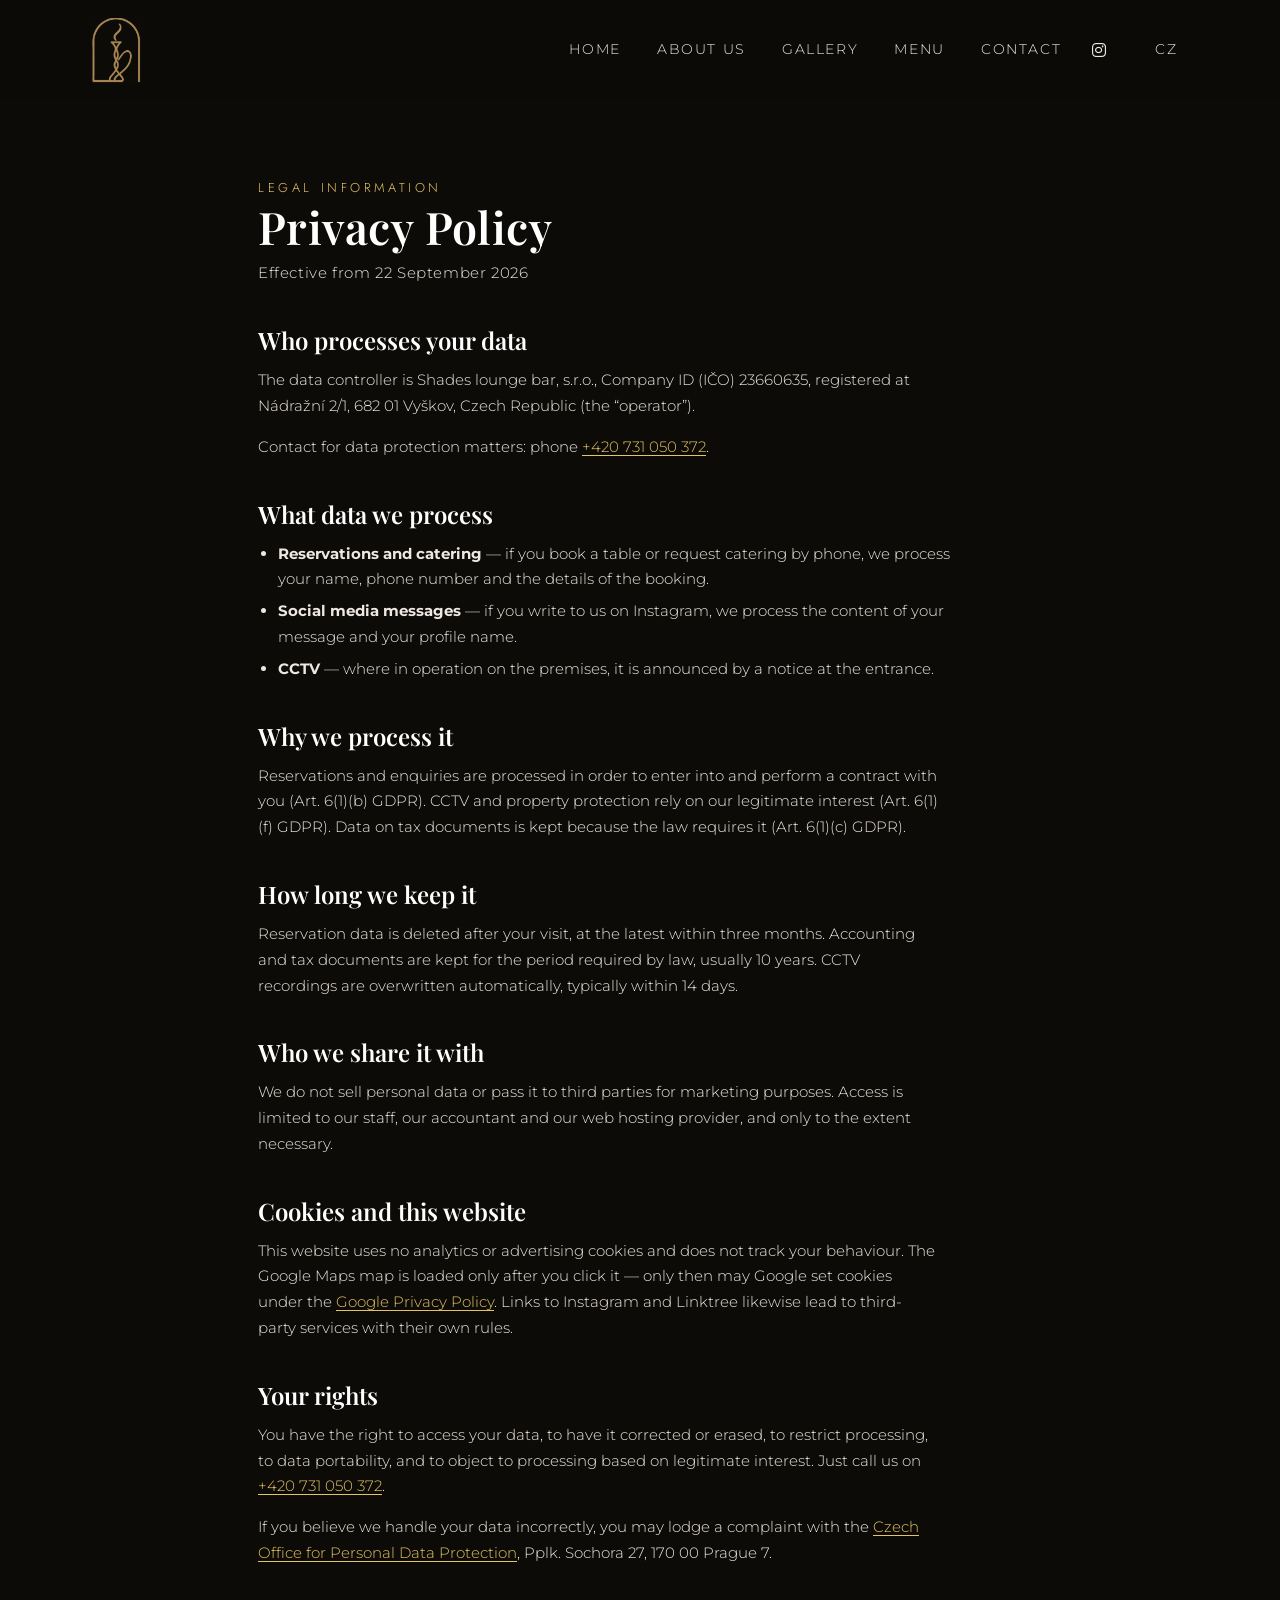
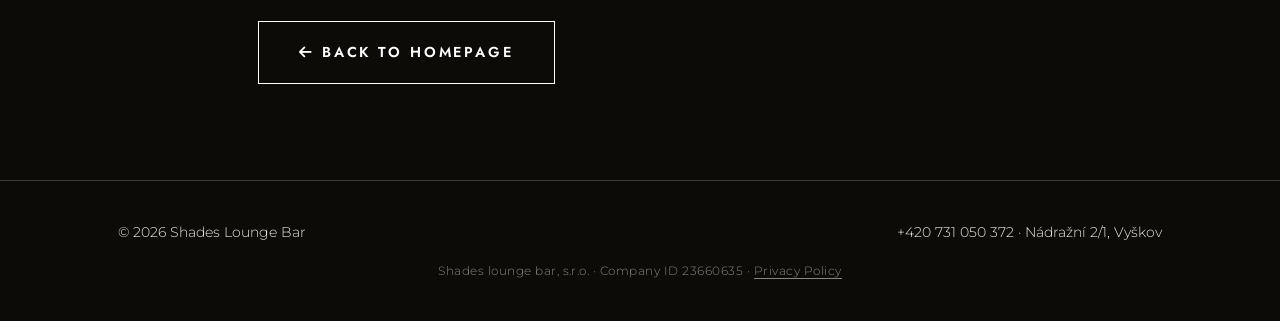
<file: privacy-policy.html>
<!doctype html>


<html lang="en">
<head>
<meta charset="utf-8"/>
<meta content="width=device-width, initial-scale=1.0" name="viewport"/>
<title>Privacy Policy — Shades Lounge Bar website proposal</title>
<meta content="How Shades Lounge Bar, Nádražní 2/1, Vyškov processes personal data — scope, purpose, retention and your rights." name="description"/>
<meta content="noindex, follow" name="robots"/>
<link href="style.css?v=20260928b" rel="stylesheet"/>
<link href="https://cdnjs.cloudflare.com/ajax/libs/font-awesome/6.7.2/css/all.min.css" rel="stylesheet"/>
<link href="ochrana-osobnich-udaju.html" hreflang="cs" rel="alternate"/><link href="privacy-policy.html" hreflang="en" rel="alternate"/></head>
<body>
<header class="site-header">
<div class="container">
<a class="brand" href="index-en.html#domov">
<img alt="Shades Lounge Bar" height="80px" src="logo.svg?v=20260928" width="auto"/>
</a>
<button aria-controls="nav-links" aria-expanded="false" aria-label="Open menu" class="nav-toggle">
<i aria-hidden="true" class="fa-solid fa-bars-staggered"></i>
</button>
<button aria-controls="nav-links" aria-label="Close menu" class="nav-close">
<i aria-hidden="true" class="fa-solid fa-xmark"></i>
</button>
<ul class="nav-links" id="nav-links">
<li><a href="index-en.html#domov">Home</a></li>
<li><a href="index-en.html#o-nas">About us</a></li>
<li><a href="index-en.html#galerie">Gallery</a></li>
<li><a href="index-en.html#cennik">Menu</a></li>
<li><a href="index-en.html#kontakt">Contact</a></li>
<li class="nav-social">
<a aria-label="Instagram" class="social-icon" href="https://www.instagram.com/shadesloungebar/" rel="noopener noreferrer" target="_blank"><i aria-hidden="true" class="fa-brands fa-instagram"></i></a>
</li>
<li class="language-switch"><a href="ochrana-osobnich-udaju.html" hreflang="cs" lang="cs">CZ</a></li></ul>
</div>
</header>
<main>
<section class="legal">
<div class="container">
<span class="eyebrow">Legal information</span>
<h1>Privacy Policy</h1>
<p class="legal-updated">Effective from 22 September 2026</p>
<h2>Who processes your data</h2>
<p>
        The data controller is Shades lounge bar, s.r.o.,
        Company ID (IČO) 23660635, registered at Nádražní 2/1, 682 01 Vyškov,
        Czech Republic (the “operator”).
      </p>
<p>
        Contact for data protection matters: phone
        <a href="tel:+420731050372">+420 731 050 372</a>.
      </p>
<h2>What data we process</h2>
<ul>
<li>
<strong>Reservations and catering</strong> — if you book a table or
          request catering by phone, we process your name, phone number and the
          details of the booking.
        </li>
<li>
<strong>Social media messages</strong> — if you write to us on
          Instagram, we process the content of your message and your profile
          name.
        </li>
<li>
<strong>CCTV</strong> — where in operation on the premises, it is
          announced by a notice at the entrance.
        </li>
</ul>
<h2>Why we process it</h2>
<p>
        Reservations and enquiries are processed in order to enter into and
        perform a contract with you (Art. 6(1)(b) GDPR). CCTV and property
        protection rely on our legitimate interest (Art. 6(1)(f) GDPR). Data on
        tax documents is kept because the law requires it (Art. 6(1)(c) GDPR).
      </p>
<h2>How long we keep it</h2>
<p>
        Reservation data is deleted after your visit, at the latest within three
        months. Accounting and tax documents are kept for the period required by
        law, usually 10 years. CCTV recordings are overwritten automatically,
        typically within 14 days.
      </p>
<h2>Who we share it with</h2>
<p>
        We do not sell personal data or pass it to third parties for marketing
        purposes. Access is limited to our staff, our accountant and our web
        hosting provider, and only to the extent necessary.
      </p>
<h2>Cookies and this website</h2>
<p>
        This website uses no analytics or advertising cookies and does not track
        your behaviour. The Google Maps map is loaded only after you click it —
        only then may Google set cookies under the
        <a href="https://policies.google.com/privacy" rel="noopener noreferrer" target="_blank">Google Privacy Policy</a>.
        Links to Instagram and Linktree likewise lead to third-party services
        with their own rules.
      </p>
<h2>Your rights</h2>
<p>
        You have the right to access your data, to have it corrected or erased,
        to restrict processing, to data portability, and to object to processing
        based on legitimate interest. Just call us on
        <a href="tel:+420731050372">+420 731 050 372</a>.
      </p>
<p>
        If you believe we handle your data incorrectly, you may lodge a
        complaint with the
        <a href="https://www.uoou.cz" rel="noopener noreferrer" target="_blank">Czech Office for Personal Data Protection</a>,
        Pplk. Sochora 27, 170 00 Prague 7.
      </p>
<a class="btn btn-ghost legal-back" href="index-en.html#domov">
<i aria-hidden="true" class="fa-solid fa-arrow-left"></i>
<span>Back to homepage</span>
</a>
</div>
</section>
</main>
<footer class="site-footer">
<div class="container">
<span>© <span id="year"></span> Shades Lounge Bar</span>
<span><a href="tel:+420731050372">+420 731 050 372</a> · Nádražní 2/1, Vyškov</span>
<span class="footer-legal">Shades lounge bar, s.r.o. · Company ID 23660635 · <a href="privacy-policy.html">Privacy Policy</a></span>
</div>
</footer>
<script src="main.js"></script>
</body>
</html>
</file>
<file: style.css>
@charset "UTF-8";
/* ==========================================================================
   SHADES LOUNGE BAR — SCSS (konzervativní refaktor bez změny deklarací)
   ========================================================================== */
@import url("https://fonts.googleapis.com/css2?family=Cormorant+Garamond:wght@400;500;600&family=Jost:wght@400;500;600&family=Montserrat:wght@400;500;600&family=Playfair+Display:wght@400;500;600&display=swap");
* {
  box-sizing: border-box;
}

body {
  margin: 0;
  background: #0d0b08;
  color: #ffffff;
  font-family: "Montserrat", sans-serif;
  font-weight: 300;
  font-size: 17px;
  line-height: 1.7;
  -webkit-font-smoothing: antialiased;
  overflow-x: clip;
}

img {
  max-width: 100%;
  display: block;
}

h1,
h2,
h3 {
  font-family: "Playfair Display", serif;
  font-weight: 600;
  color: #ffffff;
  margin: 0;
}

h1 {
  font-size: clamp(2.6rem, 6vw, 4.2rem);
  line-height: 1.05;
  letter-spacing: 0.01em;
}

h2 {
  font-size: clamp(1.9rem, 3.2vw, 2.5rem);
  line-height: 1.2;
}

h3 {
  font-size: 1.2rem;
  font-weight: 600;
}

p {
  margin: 0 0 1em;
  color: #ffffff;
  max-width: 58ch;
}

a {
  color: inherit;
  text-decoration: none;
}

.container {
  max-width: 1100px;
  margin: 0 auto;
  padding: 0 28px;
}

.eyebrow {
  font-family: "Jost", sans-serif;
  font-size: 0.8rem;
  letter-spacing: 0.28em;
  text-transform: uppercase;
  color: #e5c463;
}

a:focus-visible,
button:focus-visible {
  outline: 1px solid #d4af37;
  outline-offset: 3px;
}

@media (prefers-reduced-motion: reduce) {
  * {
    scroll-behavior: auto !important;
    animation: none !important;
    transition: none !important;
  }
}
html {
  scroll-behavior: smooth;
}

/* ---------- Arch motif ---------- */
.arch {
  border-radius: 200px 200px 4px 4px;
  border: 1px solid rgba(212, 175, 55, 0.3);
}

.arch-fill {
  background: #161411;
}

/* ---------- Header / nav ---------- */
.site-header {
  position: sticky;
  top: 0;
  z-index: 50;
  background: rgba(13, 11, 8, 0.92);
  backdrop-filter: blur(6px);
  width: 100%;
}

.site-header .container {
  display: flex;
  align-items: center;
  justify-content: space-between;
  height: 100px;
  max-width: 100%;
  margin: 0;
  padding: 0 8% 0 7%;
  box-sizing: border-box;
}

.brand {
  display: flex;
  align-items: center;
  gap: 12px;
  font-family: "Playfair Display", serif;
  font-size: 1.25rem;
  color: #ffffff;
}

.brand img {
  height: 65px;
  width: auto;
}

.nav-links {
  display: flex;
  gap: 36px;
  list-style: none;
  margin: 0;
  padding: 0;
  font-size: 0.85rem;
  letter-spacing: 0.12em;
  text-transform: uppercase;
  align-items: center;
  align-self: center;
}

.nav-links a {
  color: #ede8e2;
  padding: 4px 0;
  border-bottom: 1px solid transparent;
  transition: color 0.3s ease, border-color 0.3s ease;
}

.nav-links a:hover {
  color: #e5c463;
  border-color: #d4af37;
}

.nav-toggle,
.nav-close {
  display: none;
  background: none;
  color: #ffffff;
  padding: 8px 14px;
  border: none;
  font-size: 1.2rem;
  line-height: 1;
  transition: color 0.3s ease;
}

.nav-toggle:hover,
.nav-close:hover {
  cursor: pointer;
  color: #e5c463;
}

/* Sociální ikony — jedna sada, sdílená navigací a sekcí Kontakt */
.social-icon {
  display: inline-flex;
  align-items: center;
  justify-content: center;
  flex: 0 0 auto;
  width: 40px;
  height: 40px;
  border: 1px solid transparent;
  border-radius: 999px;
  color: #ede8e2;
  font-size: 1rem;
  line-height: 1;
  transition: color 0.3s ease, border-color 0.3s ease, background-color 0.3s ease;
}

.social-icon:hover {
  color: #e5c463;
  border-color: rgba(212, 175, 55, 0.3);
  background: rgba(212, 175, 55, 0.08);
}

.nav-social {
  display: flex;
  align-items: center;
  gap: 6px;
  margin-left: -18px;
}

.nav-links .social-icon {
  padding: 0;
  border: 1px solid transparent;
}

@media (min-width: 761px) and (max-width: 1040px) {
  .site-header .container {
    gap: 18px;
    padding: 0 4%;
  }
  .nav-links {
    gap: 22px;
    font-size: 0.8rem;
  }
  .nav-social {
    gap: 2px;
    margin-left: -10px;
  }
  .nav-links .social-icon {
    width: 34px;
    height: 34px;
    font-size: 0.95rem;
  }
}
@media (max-width: 760px) {
  .site-header .container {
    padding: 0 28px;
  }
  .nav-links {
    position: absolute;
    top: 100px;
    left: 0;
    right: 0;
    background: #0d0b08;
    flex-direction: column;
    gap: 0;
    border-bottom: 1px solid transparent;
    display: flex;
    overflow: hidden;
    max-height: 0;
    opacity: 0;
    visibility: hidden;
    transform: translateY(-10px);
    transition: max-height 0.38s cubic-bezier(0.4, 0, 0.2, 1), opacity 0.24s ease, transform 0.32s cubic-bezier(0.4, 0, 0.2, 1), border-color 0.24s ease, visibility 0s linear 0.38s;
  }
  .nav-links.open {
    max-height: 80vh;
    opacity: 1;
    visibility: visible;
    transform: translateY(0);
    border-bottom-color: rgba(255, 255, 255, 0.18);
    transition: max-height 0.38s cubic-bezier(0.4, 0, 0.2, 1), opacity 0.24s ease 0.04s, transform 0.32s cubic-bezier(0.4, 0, 0.2, 1), border-color 0.24s ease, visibility 0s linear 0s;
  }
  .nav-links a {
    display: block;
    padding: 18px 28px;
    border-bottom: 1px solid rgba(255, 255, 255, 0.18);
  }
  .nav-social {
    justify-content: center;
    gap: 14px;
    margin: 0;
    padding: 16px 28px;
  }
  .nav-links .nav-social .social-icon {
    display: inline-flex;
    width: 46px;
    height: 46px;
    padding: 0;
    border: 1px solid rgba(255, 255, 255, 0.18);
    border-radius: 999px;
    font-size: 1.05rem;
  }
  .nav-toggle {
    display: inline-block;
  }
  .nav-toggle[aria-expanded=true] {
    display: none;
  }
  .nav-toggle[aria-expanded=true] + .nav-close {
    display: inline-block;
    animation: nav-close-in 0.28s cubic-bezier(0.34, 1.4, 0.64, 1) both;
  }
}
@keyframes nav-close-in {
  from {
    opacity: 0;
    transform: rotate(-90deg) scale(0.7);
  }
  to {
    opacity: 1;
    transform: rotate(0) scale(1);
  }
}
@media (prefers-reduced-motion: reduce) {
  .nav-links,
  .nav-links.open {
    transition: none;
  }
  .nav-toggle[aria-expanded=true] + .nav-close {
    animation: none;
  }
}
/* ---------- Hero — atmospheric dark split 50/50 ---------- */
.hero {
  position: relative;
  display: grid;
  grid-template-columns: 1fr 0.6fr;
  width: 100vw;
  max-width: 100%;
  padding: 0;
  background: #0d0b08;
  overflow: visible;
}

/* Levá strana — čistá typografie v prostoru */
.hero-copy {
  position: relative;
  display: flex;
  flex-direction: column;
  justify-content: center;
  padding: 120px 8% 120px 12%;
  background: #0d0b08;
}
.hero-copy > :not(.hero-mandala) {
  position: relative;
  z-index: 1;
}

/* Šedá mřížka ve tvaru mandaly za textem hera */
.hero-mandala {
  position: absolute;
  z-index: 0;
  left: clamp(-52rem, -30vw, -20rem);
  top: -8%;
  width: clamp(34rem, 68vw, 68rem);
  aspect-ratio: 1;
  pointer-events: none;
  color: #8f8a82;
  opacity: 0.14;
  fill: none;
  stroke: currentColor;
  stroke-width: 0.9;
}
.hero-mandala .hm-spokes {
  stroke-width: 0.6;
  opacity: 0.55;
}
.hero-mandala .hm-petals {
  stroke-width: 1.1;
}
.hero-mandala .hm-seeds {
  opacity: 0.75;
}
.hero-mandala .hm-beads {
  opacity: 0.85;
}

#o-nas {
  position: relative;
  z-index: 1;
}

.hero .eyebrow {
  display: block;
  margin-bottom: 22px;
}

.hero-copy h1 {
  font-size: clamp(3.2rem, 6.5vw, 5.2rem);
  line-height: 1;
  font-weight: 700;
  letter-spacing: -0.01em;
  color: #ffffff;
  max-width: 16ch;
  margin-bottom: 32px;
}

.hero-h1-soft {
  color: #ede8e2;
}

.hero-invite {
  font-family: "Cormorant Garamond", serif;
  font-size: 30px;
  font-weight: 500;
  line-height: 1.3;
  color: #f2eee7;
  margin: 0 0 35px;
}

.hero-actions {
  display: flex;
  align-items: center;
  gap: 18px;
  margin-top: 44px;
  flex-wrap: wrap;
}

/* Pravá strana — fotografie lícující s okraji sloupce */
.hero-photo {
  min-height: 80vh;
  position: relative;
  overflow: hidden;
  background-image: url("galerie/hero image.webp");
  background-size: cover;
  background-position: center;
  background-repeat: no-repeat;
  width: 100%;
}
.hero-photo::after {
  content: "";
  position: absolute;
  inset: 0;
  pointer-events: none;
  background: linear-gradient(to left, rgba(13, 11, 8, 0) 60%, #0d0b08 100%), linear-gradient(to bottom, rgba(13, 11, 8, 0) 60%, #0d0b08 100%);
}

@media (max-width: 760px) {
  .hero-photo {
    height: 400px;
    min-height: auto;
  }
  .hero-photo::after {
    background: linear-gradient(to bottom, #0d0b08 0%, rgba(13, 11, 8, 0) 30%, rgba(13, 11, 8, 0) 80%, #0d0b08 100%);
  }
}
/* ---------- Minimalistická tlačítka ---------- */
.btn {
  display: inline-block;
  padding: 18px 40px;
  border-radius: 0;
  font-family: "Jost", sans-serif;
  font-size: 0.9rem;
  font-weight: 600;
  letter-spacing: 0.2em;
  text-transform: uppercase;
  border: 1px solid transparent;
  transition: background-color 0.35s ease, color 0.35s ease, border-color 0.35s ease, transform 0.35s ease;
}

/* Primární — plné zlato, praští do očí */
.btn-primary {
  background: #d4af37;
  border-color: #d4af37;
  color: #0d0b08;
}

.btn-primary:hover {
  background: #e5c463;
  border-color: #e5c463;
  color: #0d0b08;
  transform: translateY(-2px);
}

/* Sekundární — tenká bílá linka, při hoveru se vyplní bílou */
.btn-ghost {
  background: transparent;
  color: #ffffff;
  border-color: #ffffff;
}

.btn-ghost:hover {
  background: #ffffff;
  color: #0d0b08;
  border-color: #ffffff;
  transform: translateY(-2px);
}

@media (max-width: 1100px) {
  .hero-copy {
    padding: 96px 7% 96px 8%;
  }
  .hero-copy h1 {
    max-width: none;
  }
}
@media (max-width: 760px) {
  .hero {
    grid-template-columns: 1fr;
  }
  .hero-copy {
    padding: 60px 28px 72px;
  }
  .hero p.lede {
    max-width: none;
  }
  .hero-photo {
    grid-row: 1;
    min-height: 0;
    height: 56vh;
  }
  .hero-mandala {
    left: -46vw;
    top: 4%;
    width: 105vw;
    color: #b0a99f;
    opacity: 0.26;
    stroke-width: 1.2;
  }
  .hero-mandala .hm-spokes {
    stroke-width: 0.9;
  }
  .hero-mandala .hm-petals {
    stroke-width: 1.5;
  }
  .hero-scroll-indicator {
    display: none;
  }
}
@media (max-width: 520px) {
  .hero-copy h1 {
    font-size: clamp(2.6rem, 11vw, 3.2rem);
    margin-bottom: 24px;
  }
  .hero p.lede {
    font-size: 1.1rem;
    margin-bottom: 32px;
  }
  .hero-actions {
    gap: 14px;
  }
  .hero-actions .btn {
    width: 100%;
    text-align: center;
    padding: 18px 20px;
    font-size: 0.82rem;
    letter-spacing: 0.12em;
  }
}
/* ---------- Sections ---------- */
section {
  padding: 88px 0;
}

.section-alt {
  background: #161411;
}

.section-head {
  text-align: center;
  max-width: 56ch;
  margin: 0 auto 56px;
}

.section-head-aligned {
  text-align: left;
}
.section-head-aligned p {
  color: #ede8e2;
  margin: 25px auto 0;
}
.section-head-aligned .eyebrow {
  display: block;
  margin-bottom: 14px;
}

.section-head .eyebrow {
  display: block;
  margin-bottom: 14px;
}

.section-head p {
  color: #ede8e2;
  margin: 25px auto 0;
}

.divider {
  width: 1px;
  height: 44px;
  background: linear-gradient(#d4af37, transparent);
  margin: 0 auto 20px;
}

/* ---------- O nás ---------- */
.about-grid {
  display: grid;
  grid-template-columns: 0.9fr 1.1fr;
  gap: 64px;
  align-items: center;
}

.about-art {
  height: 550px;
  max-width: 420px;
  margin: 0 auto;
  width: 100%;
  padding: 0;
  border: 0;
  overflow: hidden;
}

.about-art img {
  width: 100%;
  height: 100%;
  -o-object-fit: cover;
     object-fit: cover;
  display: block;
}

.about-copy .eyebrow {
  display: block;
  margin-bottom: 16px;
}

.feature-list {
  list-style: none;
  margin: 28px 0 0;
  padding: 0;
}

.feature-list li {
  display: flex;
  align-items: baseline;
  gap: 14px;
  padding: 7px 0;
  color: #ede8e2;
  font-size: 0.95rem;
}

.feature-list li strong {
  color: #ffffff;
  font-weight: 500;
}

.feature-list li i {
  flex: 0 0 auto;
  width: 20px;
  font-size: 16px;
  color: #d6af39;
  text-align: center;
}

@media (max-width: 820px) {
  .about-grid {
    grid-template-columns: 1fr;
    gap: 40px;
  }
  .about-art {
    height: 420px;
    max-width: 360px;
  }
}
@media (max-width: 520px) {
  .about-art {
    height: 340px;
    max-width: 280px;
  }
}
/* ---------- Ceník (text menu + line icons) ---------- */
section[id],
.menu-card,
.menu-highlight {
  scroll-margin-top: 104px;
}

.icon-sprite {
  position: absolute;
  width: 0;
  height: 0;
  overflow: hidden;
}

.menu-icon {
  width: 22px;
  height: 22px;
  fill: none;
  stroke: currentColor;
  stroke-width: 1.3;
  stroke-linecap: round;
  stroke-linejoin: round;
}

.menu-quicknav {
  display: flex;
  flex-wrap: wrap;
  justify-content: center;
  gap: 10px;
  max-width: 900px;
  margin: -16px auto 52px;
}

.menu-quicknav a {
  display: inline-flex;
  align-items: center;
  justify-content: center;
  gap: 9px;
  min-height: 42px;
  padding: 8px 18px;
  border: 1px solid rgba(255, 255, 255, 0.18);
  border-radius: 999px;
  color: #ede8e2;
  font-size: 0.76rem;
  line-height: 1.25;
  letter-spacing: 0.12em;
  text-align: center;
  text-transform: uppercase;
  overflow-wrap: break-word;
  transition: color 0.25s ease, border-color 0.25s ease, background-color 0.25s ease;
}

.menu-quicknav a:hover {
  color: #e5c463;
  border-color: #d4af37;
  background: rgba(212, 175, 55, 0.08);
}

.menu-quicknav .menu-icon {
  flex: 0 0 auto;
  width: 16px;
  height: 16px;
  color: #d4af37;
}

/* Karty */
.menu-highlights,
.menu-grid {
  display: grid;
  grid-template-columns: 1fr 1fr;
  gap: 22px;
}

.menu-highlights {
  margin-bottom: 22px;
}

.menu-grid {
  align-items: start;
}

.menu-card,
.menu-highlight {
  background: #221f1a;
  padding: 28px 30px 24px;
  transition: border-color 0.3s ease;
}

.menu-card:hover,
.menu-highlight:hover {
  border-color: rgba(212, 175, 55, 0.3);
}

.menu-highlight {
  background: radial-gradient(ellipse at 15% 0%, rgba(212, 175, 55, 0.16), transparent 62%), #221f1a;
}

.menu-card-wide {
  grid-column: 1/-1;
}

.menu-card-head {
  display: flex;
  align-items: center;
  flex-wrap: wrap;
  gap: 14px;
  padding-bottom: 16px;
  border-bottom: 1px solid rgba(212, 175, 55, 0.3);
}

.menu-card-head h3 {
  flex: 1 1 auto;
  min-width: 0;
  font-size: 1.12rem;
  line-height: 1.3;
  letter-spacing: 0.01em;
  overflow-wrap: break-word;
}

.menu-icon-badge {
  flex: 0 0 44px;
  width: 44px;
  height: 44px;
  display: flex;
  align-items: center;
  justify-content: center;
  border: 1px solid rgba(212, 175, 55, 0.3);
  border-radius: 22px 22px 6px 6px;
  background: rgba(212, 175, 55, 0.07);
  color: #e5c463;
}

.menu-unit {
  margin-left: auto;
  font-size: 0.72rem;
  letter-spacing: 0.16em;
  text-transform: uppercase;
  color: #ede8e2;
  white-space: nowrap;
}

.menu-tag {
  margin-left: auto;
  padding: 6px 14px;
  border: 1px solid #d4af37;
  border-radius: 999px;
  color: #e5c463;
  font-size: 0.74rem;
  letter-spacing: 0.12em;
  white-space: nowrap;
}

.menu-highlight-note {
  color: #ede8e2;
  font-size: 0.88rem;
  margin: 14px 0 2px;
  max-width: none;
}

/* Řádky s cenou */
.menu-list {
  list-style: none;
  margin: 6px 0 0;
  padding: 0;
}

.menu-list li {
  display: flex;
  align-items: baseline;
  gap: 12px;
  padding: 11px 0;
  border-bottom: 1px solid rgba(255, 255, 255, 0.18);
  font-size: 0.97rem;
}

.menu-list li:last-child {
  border-bottom: 0;
  padding-bottom: 4px;
}

.menu-list .item {
  flex: 0 1 auto;
  min-width: 0;
  color: #ffffff;
  font-weight: 400;
  text-align: left;
  overflow-wrap: break-word;
}

.menu-list .item em {
  display: block;
  font-style: normal;
  font-size: 0.78rem;
  letter-spacing: 0.06em;
  color: #ede8e2;
}

.menu-list .leader {
  flex: 1 1 24px;
  min-width: 24px;
  align-self: center;
  border-bottom: 1px dotted rgba(255, 255, 255, 0.16);
}

.menu-list .price {
  flex: 0 0 auto;
  margin-left: auto;
  font-family: "Playfair Display", serif;
  font-size: 1.05rem;
  color: #e5c463;
  text-align: right;
  white-space: nowrap;
}

.menu-list-desc .item em {
  font-size: 0.82rem;
  margin-top: 3px;
}

.menu-list-cols {
  display: grid;
  grid-template-columns: repeat(3, minmax(0, 1fr));
  gap: 0 34px;
}

.menu-list-cols li {
  min-width: 0;
}

.menu-list-cols li:last-child {
  padding-bottom: 11px;
  border-bottom: 1px solid rgba(255, 255, 255, 0.18);
}

/* Míchané drinky */
.cocktail-grid {
  display: grid;
  grid-template-columns: repeat(3, 1fr);
  gap: 0 34px;
  margin-top: 6px;
}

.cocktail-grid > div {
  min-width: 0;
  padding: 13px 0;
  border-bottom: 1px solid rgba(255, 255, 255, 0.18);
}

.cocktail-name {
  display: block;
  color: #ffffff;
  font-size: 1rem;
}

.cocktail-desc {
  display: block;
  color: #ede8e2;
  font-size: 0.83rem;
  line-height: 1.5;
}

.menu-note {
  max-width: 60ch;
  margin: 44px auto 0;
  text-align: center;
  color: #ede8e2;
  font-size: 0.85rem;
}

.menu-note a {
  border-bottom: 1px solid rgba(212, 175, 55, 0.3);
}

.menu-note a:hover {
  color: #e5c463;
  border-color: #d4af37;
}

@media (max-width: 900px) {
  .cocktail-grid,
  .menu-list-cols {
    grid-template-columns: repeat(2, 1fr);
    gap: 0 26px;
  }
}
@media (max-width: 760px) {
  .menu-highlights,
  .menu-grid {
    grid-template-columns: 1fr;
  }
  .menu-card,
  .menu-highlight {
    padding: 24px 22px 20px;
  }
  .cocktail-grid {
    grid-template-columns: 1fr;
  }
  .menu-quicknav {
    gap: 8px;
  }
  .menu-quicknav a {
    min-height: 40px;
    padding: 8px 14px;
    font-size: 0.7rem;
  }
}
@media (max-width: 560px) {
  .menu-list-cols {
    grid-template-columns: 1fr;
  }
  .menu-list-cols li:last-child {
    padding-bottom: 4px;
    border-bottom: 0;
  }
  .menu-quicknav {
    display: grid;
    grid-template-columns: repeat(2, minmax(0, 1fr));
    gap: 8px;
  }
  .menu-quicknav a {
    gap: 7px;
    padding: 8px 10px;
    font-size: 0.68rem;
    letter-spacing: 0.08em;
  }
  .menu-quicknav .menu-icon {
    width: 14px;
    height: 14px;
  }
}
@media (max-width: 480px) {
  .menu-icon-badge {
    flex: 0 0 38px;
    width: 38px;
    height: 38px;
    border-radius: 19px 19px 5px 5px;
  }
  .menu-card-head {
    gap: 12px;
  }
  .menu-card-head h3 {
    font-size: 1.05rem;
  }
}
/* ---------- Fotogalerie ---------- */
.gallery-section {
  background: linear-gradient(180deg, #0d0b08 0%, #161411 100%);
}

.gallery-filter {
  display: flex;
  flex-wrap: wrap;
  justify-content: center;
  gap: 10px;
  margin: -18px 0 46px;
}

.gallery-chip {
  display: inline-flex;
  align-items: center;
  gap: 9px;
  padding: 9px 18px;
  background: none;
  border: 1px solid rgba(255, 255, 255, 0.18);
  border-radius: 999px;
  color: #ede8e2;
  font-family: "Jost", sans-serif;
  font-size: 0.76rem;
  letter-spacing: 0.12em;
  text-transform: uppercase;
  cursor: pointer;
  transition: all 0.25s ease;
}

.gallery-chip:hover {
  color: #e5c463;
  border-color: #d4af37;
  background: rgba(212, 175, 55, 0.08);
}

.gallery-chip.is-active {
  background: #d4af37;
  border-color: #d4af37;
  color: #0d0b08;
  font-weight: 500;
}

.chip-count {
  font-size: 0.68rem;
  letter-spacing: 0.06em;
  color: #d4af37;
}

.gallery-chip.is-active .chip-count {
  color: rgba(13, 11, 8, 0.7);
}

.gallery-grid {
  -moz-columns: 3;
       columns: 3;
  -moz-column-gap: 18px;
       column-gap: 18px;
  list-style: none;
  margin: 0;
  padding: 0;
}

.gallery-item {
  -moz-column-break-inside: avoid;
       break-inside: avoid;
  margin: 0 0 18px;
}

.has-js .gallery-item {
  opacity: 0;
  transform: translateY(22px);
}

.has-js .gallery-item.is-visible {
  opacity: 1;
  transform: none;
  transition: opacity 0.6s ease, transform 0.6s ease;
}

.gallery-link {
  position: relative;
  display: block;
  overflow: hidden;
  background: #221f1a;
  transition: border-color 0.3s ease;
}

.gallery-link figure {
  margin: 0;
  position: relative;
  display: block;
}

.gallery-link img {
  width: 100%;
  height: auto;
  filter: saturate(0.92) brightness(0.9);
  transition: transform 0.7s ease, filter 0.5s ease;
}

.gallery-link:hover img,
.gallery-link:focus-visible img {
  transform: scale(1.05);
  filter: none;
}

.gallery-link figcaption {
  position: absolute;
  left: 0;
  right: 0;
  bottom: 0;
  padding: 52px 20px 18px;
  background: linear-gradient(transparent, rgba(13, 11, 8, 0.95));
  opacity: 0;
  transform: translateY(10px);
  transition: opacity 0.4s ease, transform 0.4s ease;
}

.gallery-link:hover figcaption,
.gallery-link:focus-visible figcaption {
  opacity: 1;
  transform: none;
}

.gallery-cap-title {
  display: block;
  font-family: "Playfair Display", serif;
  font-size: 1.05rem;
  color: #ffffff;
}

.gallery-cap-cat {
  display: block;
  font-size: 0.7rem;
  letter-spacing: 0.18em;
  text-transform: uppercase;
  color: #e5c463;
}

.gallery-link::after {
  content: "+";
  position: absolute;
  top: 12px;
  right: 12px;
  width: 36px;
  height: 36px;
  display: flex;
  align-items: center;
  justify-content: center;
  border: 1px solid rgba(212, 175, 55, 0.3);
  border-radius: 18px 18px 5px 5px;
  background: rgba(13, 11, 8, 0.8);
  color: #e5c463;
  font-size: 1.1rem;
  line-height: 1;
  opacity: 0;
  transform: translateY(-6px);
  transition: opacity 0.35s ease, transform 0.35s ease;
}

.gallery-link:hover::after,
.gallery-link:focus-visible::after {
  opacity: 1;
  transform: none;
}

.gallery-empty,
.gallery-note {
  max-width: 62ch;
  margin: 32px auto 0;
  text-align: center;
  color: #ede8e2;
  font-size: 0.85rem;
}

.gallery-note code {
  font-size: 0.8rem;
  color: #e5c463;
  background: rgba(212, 175, 55, 0.1);
  padding: 1px 6px;
}

.gallery-note a {
  border-bottom: 1px solid rgba(212, 175, 55, 0.3);
}

.gallery-note a:hover {
  color: #e5c463;
  border-color: #d4af37;
}

@media (hover: none) {
  .gallery-link figcaption {
    opacity: 1;
    transform: none;
  }
  .gallery-link::after {
    opacity: 1;
    transform: none;
  }
}
@media (max-width: 900px) {
  .gallery-grid {
    -moz-columns: 2;
         columns: 2;
  }
}
@media (max-width: 560px) {
  .gallery-grid {
    -moz-columns: 1;
         columns: 1;
  }
}
@media (prefers-reduced-motion: reduce) {
  .has-js .gallery-item {
    opacity: 1;
    transform: none;
  }
}
/* ---------- Lightbox ---------- */
.lightbox {
  position: fixed;
  inset: 0;
  z-index: 100;
  display: flex;
  align-items: center;
  justify-content: center;
  padding: 72px 24px;
}

.lightbox[hidden] {
  display: none;
}

.lightbox-backdrop {
  position: absolute;
  inset: 0;
  background: rgba(13, 11, 8, 0.96);
  backdrop-filter: blur(4px);
}

.lightbox-figure {
  position: relative;
  margin: 0;
  max-width: min(1100px, 100%);
  display: flex;
  flex-direction: column;
  gap: 14px;
  animation: lightbox-in 0.35s ease;
}

.lightbox-figure img {
  max-height: 74vh;
  max-width: 100%;
  width: auto;
  margin: 0 auto;
  border: 1px solid rgba(212, 175, 55, 0.3);
}

.lightbox-figure figcaption {
  display: flex;
  justify-content: space-between;
  align-items: baseline;
  gap: 20px;
  color: #ffffff;
  font-size: 0.9rem;
}

.lightbox-counter {
  color: #e5c463;
  font-size: 0.78rem;
  letter-spacing: 0.16em;
  white-space: nowrap;
}

@keyframes lightbox-in {
  from {
    opacity: 0;
    transform: scale(0.97);
  }
  to {
    opacity: 1;
    transform: none;
  }
}
.lightbox-btn {
  position: absolute;
  z-index: 2;
  width: 48px;
  height: 48px;
  display: flex;
  align-items: center;
  justify-content: center;
  background: rgba(13, 11, 8, 0.86);
  border: 1px solid rgba(212, 175, 55, 0.3);
  color: #ffffff;
  font-family: "Jost", sans-serif;
  font-size: 1.7rem;
  line-height: 1;
  cursor: pointer;
  transition: all 0.25s ease;
}

.lightbox-btn:hover {
  color: #e5c463;
  border-color: #d4af37;
  background: rgba(212, 175, 55, 0.12);
}

.lightbox-btn[hidden] {
  display: none;
}

.lightbox-close {
  top: 18px;
  right: 20px;
  border-radius: 4px;
}

.lightbox-prev,
.lightbox-next {
  top: 50%;
  transform: translateY(-50%);
  border-radius: 24px;
}

.lightbox-prev {
  left: 20px;
}

.lightbox-next {
  right: 20px;
}

body.lightbox-open {
  overflow: hidden;
}

@media (max-width: 680px) {
  .lightbox {
    padding: 64px 14px 96px;
  }
  .lightbox-figure figcaption {
    flex-direction: column;
    gap: 4px;
  }
  .lightbox-prev,
  .lightbox-next {
    top: auto;
    bottom: 22px;
    transform: none;
  }
  .lightbox-prev {
    left: 22%;
  }
  .lightbox-next {
    right: 22%;
  }
}
/* ---------- Kontakt ---------- */
.contact-grid {
  display: grid;
  grid-template-columns: 1.05fr 1fr;
  gap: 48px;
  align-items: stretch;
}

.contact-card {
  min-width: 0;
}

/* Adresa / otevírací doba / telefon — jeden rytmus, stejné ikony jako dřív */
.contact-details {
  list-style: none;
  margin: 0;
  padding: 0;
}

.contact-details > li {
  display: flex;
  gap: 18px;
  padding: 22px 0;
  border-top: 1px solid rgba(255, 255, 255, 0.18);
}

.contact-details > li:first-child {
  padding-top: 0;
  border-top: 0;
}

.contact-ico {
  flex: 0 0 44px;
  width: 44px;
  height: 44px;
  display: flex;
  align-items: center;
  justify-content: center;
  border: 1px solid rgba(212, 175, 55, 0.3);
  border-radius: 22px 22px 6px 6px;
  background: rgba(212, 175, 55, 0.07);
  color: #e5c463;
  font-size: 1rem;
}

.contact-body {
  flex: 1 1 auto;
  min-width: 0;
}

.contact-body h3,
.contact-social h3 {
  font-family: "Montserrat", sans-serif;
  font-size: 0.75rem;
  font-weight: 500;
  letter-spacing: 0.2em;
  text-transform: uppercase;
  color: #e5c463;
  margin: 0 0 8px;
}

.contact-value {
  max-width: none;
  margin: 0;
  color: #ffffff;
  font-size: 1.02rem;
  line-height: 1.55;
}

.contact-phone a {
  font-family: "Playfair Display", serif;
  font-size: 1.2rem;
  letter-spacing: 0.02em;
  color: #e5c463;
  white-space: nowrap;
  border-bottom: 1px solid transparent;
  transition: color 0.3s ease, border-color 0.3s ease;
}

.contact-phone a:hover {
  border-color: #d4af37;
}

.hours-list {
  list-style: none;
  margin: 0;
  padding: 0;
  font-size: 0.95rem;
}

.hours-list li {
  display: flex;
  flex-wrap: wrap;
  align-items: baseline;
  justify-content: space-between;
  gap: 6px 16px;
  padding: 7px 0;
  border-top: 1px solid rgba(255, 255, 255, 0.18);
}

.hours-list li:first-child {
  padding-top: 0;
  border-top: 0;
}

.hours-days {
  flex: 1 1 auto;
  min-width: 0;
  color: #ede8e2;
}

.hours-time {
  flex: 0 0 auto;
  margin-left: auto;
  color: #ffffff;
  white-space: nowrap;
}

/* CTA — hlavní je telefon, vedle něj navigace na Google Maps */
.contact-actions {
  display: flex;
  flex-wrap: wrap;
  gap: 14px;
  margin-top: 30px;
}

.contact-actions .btn {
  display: inline-flex;
  align-items: center;
  justify-content: center;
  gap: 12px;
  min-width: 0;
  padding: 16px 26px;
  font-size: 0.8rem;
  letter-spacing: 0.14em;
  text-align: center;
}

.contact-actions .btn i {
  flex: 0 0 auto;
  font-size: 0.95rem;
}

.contact-actions .btn span {
  min-width: 0;
}

/* Sociální sítě a Linktree až za hlavními kontaktními údaji */
.contact-social {
  margin-top: 34px;
  padding-top: 26px;
  border-top: 1px solid rgba(255, 255, 255, 0.18);
}

.social-icons {
  display: flex;
  flex-wrap: wrap;
  gap: 12px;
  margin-top: 12px;
}

.social-icons .social-icon {
  width: 46px;
  height: 46px;
  border-color: rgba(212, 175, 55, 0.3);
  color: #ffffff;
  font-size: 1.1rem;
}

.social-icons .social-icon:hover {
  border-color: #d4af37;
  color: #e5c463;
  background: rgba(212, 175, 55, 0.08);
  transform: translateY(-2px);
}

.contact-linktree {
  display: inline-block;
  max-width: 100%;
  margin-top: 20px;
  padding-bottom: 3px;
  color: #ede8e2;
  font-size: 0.78rem;
  letter-spacing: 0.1em;
  text-transform: uppercase;
  border-bottom: 1px solid rgba(212, 175, 55, 0.3);
  transition: color 0.3s ease, border-color 0.3s ease;
}

.contact-linktree:hover {
  color: #e5c463;
  border-color: #d4af37;
}

.map-frame {
  width: 100%;
  min-height: 340px;
  aspect-ratio: 4/3;
  border: 1px solid rgba(212, 175, 55, 0.3);
  overflow: hidden;
}

.map-frame iframe {
  width: 100%;
  height: 100%;
  border: 0;
  filter: grayscale(0.5) invert(0.92) contrast(0.9);
}

.map-consent {
  display: grid;
  place-items: center;
  padding: 32px 24px;
  text-align: center;
  background: radial-gradient(circle at 50% 42%, rgba(212, 175, 55, 0.12), transparent 60%), repeating-linear-gradient(0deg, rgba(255, 255, 255, 0.035) 0 1px, transparent 1px 48px), repeating-linear-gradient(90deg, rgba(255, 255, 255, 0.035) 0 1px, transparent 1px 48px), #161411;
}
.map-consent.is-loaded {
  display: block;
  padding: 0;
  background: #161411;
}

.map-consent-inner {
  display: flex;
  flex-direction: column;
  align-items: center;
  max-width: 340px;
}

.map-consent-ico {
  display: grid;
  place-items: center;
  width: 58px;
  height: 58px;
  margin-bottom: 18px;
  border: 1px solid rgba(212, 175, 55, 0.3);
  border-radius: 29px 29px 8px 8px;
  color: #d4af37;
  font-size: 1.3rem;
}

.map-consent-title {
  margin: 0 0 10px;
  font-family: "Playfair Display", serif;
  font-size: 1.35rem;
  color: #ffffff;
}

.map-consent-text {
  margin: 0 0 24px;
  color: #ede8e2;
  font-size: 0.88rem;
  line-height: 1.6;
}

.map-consent-btn {
  display: none;
  padding: 15px 30px;
  font-size: 0.78rem;
  letter-spacing: 0.14em;
  cursor: pointer;
}

.has-js .map-consent-btn {
  display: inline-block;
}

.map-consent-link {
  margin-top: 18px;
  padding-bottom: 3px;
  color: #ede8e2;
  font-size: 0.74rem;
  letter-spacing: 0.1em;
  text-transform: uppercase;
  border-bottom: 1px solid rgba(212, 175, 55, 0.3);
  transition: color 0.3s ease, border-color 0.3s ease;
}
.map-consent-link:hover {
  color: #e5c463;
  border-color: #d4af37;
}

@media (min-width: 821px) {
  .map-frame {
    aspect-ratio: auto;
  }
}
@media (max-width: 820px) {
  .contact-grid {
    grid-template-columns: 1fr;
    gap: 40px;
  }
}
@media (max-width: 560px) {
  .contact-details > li {
    gap: 14px;
    padding: 18px 0;
  }
  .contact-ico {
    flex: 0 0 38px;
    width: 38px;
    height: 38px;
    border-radius: 19px 19px 5px 5px;
    font-size: 0.9rem;
  }
  .contact-actions {
    flex-direction: column;
    gap: 12px;
  }
  .contact-actions .btn {
    width: 100%;
    padding: 15px 18px;
    font-size: 0.76rem;
    letter-spacing: 0.1em;
  }
  .contact-linktree {
    font-size: 0.74rem;
    letter-spacing: 0.06em;
  }
  .map-frame {
    aspect-ratio: 1/1;
  }
}
/* ---------- Footer ---------- */
.site-footer {
  background: #0d0b08;
  border-top: 1px solid rgba(255, 255, 255, 0.18);
  padding: 40px 0;
}
.site-footer .container {
  display: flex;
  justify-content: space-between;
  align-items: baseline;
  flex-wrap: wrap;
  gap: 16px;
  color: #ede8e2;
  font-size: 0.85rem;
  text-align: center;
}
.site-footer a:hover {
  color: #e5c463;
}

@media (max-width: 560px) {
  .site-footer .container {
    justify-content: center;
  }
}
/* Decentní řádek v patičce — IČO a odkaz na ochranu osobních údajů */
.footer-legal {
  flex: 0 0 100%;
  font-size: 0.78rem;
  letter-spacing: 0.04em;
  color: rgba(237, 232, 226, 0.55);
}
.footer-legal a {
  color: inherit;
  text-decoration: underline;
  text-underline-offset: 3px;
}
.footer-legal a:hover,
.footer-legal a:focus-visible {
  color: #e5c463;
}

/* ---------- Právní stránky (ochrana osobních údajů) ---------- */
.legal {
  padding: 72px 0 96px;
}
.legal .container {
  max-width: 820px;
}
.legal h1 {
  font-size: clamp(2rem, 4vw, 2.8rem);
  line-height: 1.15;
  margin-bottom: 8px;
}
.legal h2 {
  font-size: clamp(1.2rem, 2.2vw, 1.5rem);
  margin: 40px 0 12px;
}
.legal p,
.legal li {
  color: #ede8e2;
  font-size: 0.95rem;
  max-width: 68ch;
}
.legal ul {
  margin: 0 0 1em;
  padding-left: 20px;
}
.legal li {
  margin-bottom: 6px;
}
.legal a:not(.btn) {
  color: #e5c463;
  text-decoration: underline;
  text-underline-offset: 3px;
}

.legal-updated {
  font-size: 0.8rem;
  letter-spacing: 0.04em;
  color: rgba(237, 232, 226, 0.55);
  margin-bottom: 32px;
}

.legal-back {
  display: inline-block;
  margin-top: 40px;
}

.notfound .hero-mandala {
  transform-origin: 50% 50%;
  animation: notfound-mandala 150s linear infinite;
}

@keyframes notfound-mandala {
  to {
    transform: rotate(360deg);
  }
}
@media (prefers-reduced-motion: reduce) {
  .notfound .hero-mandala {
    animation: none;
  }
}/*# sourceMappingURL=style.css.map */
</file>
